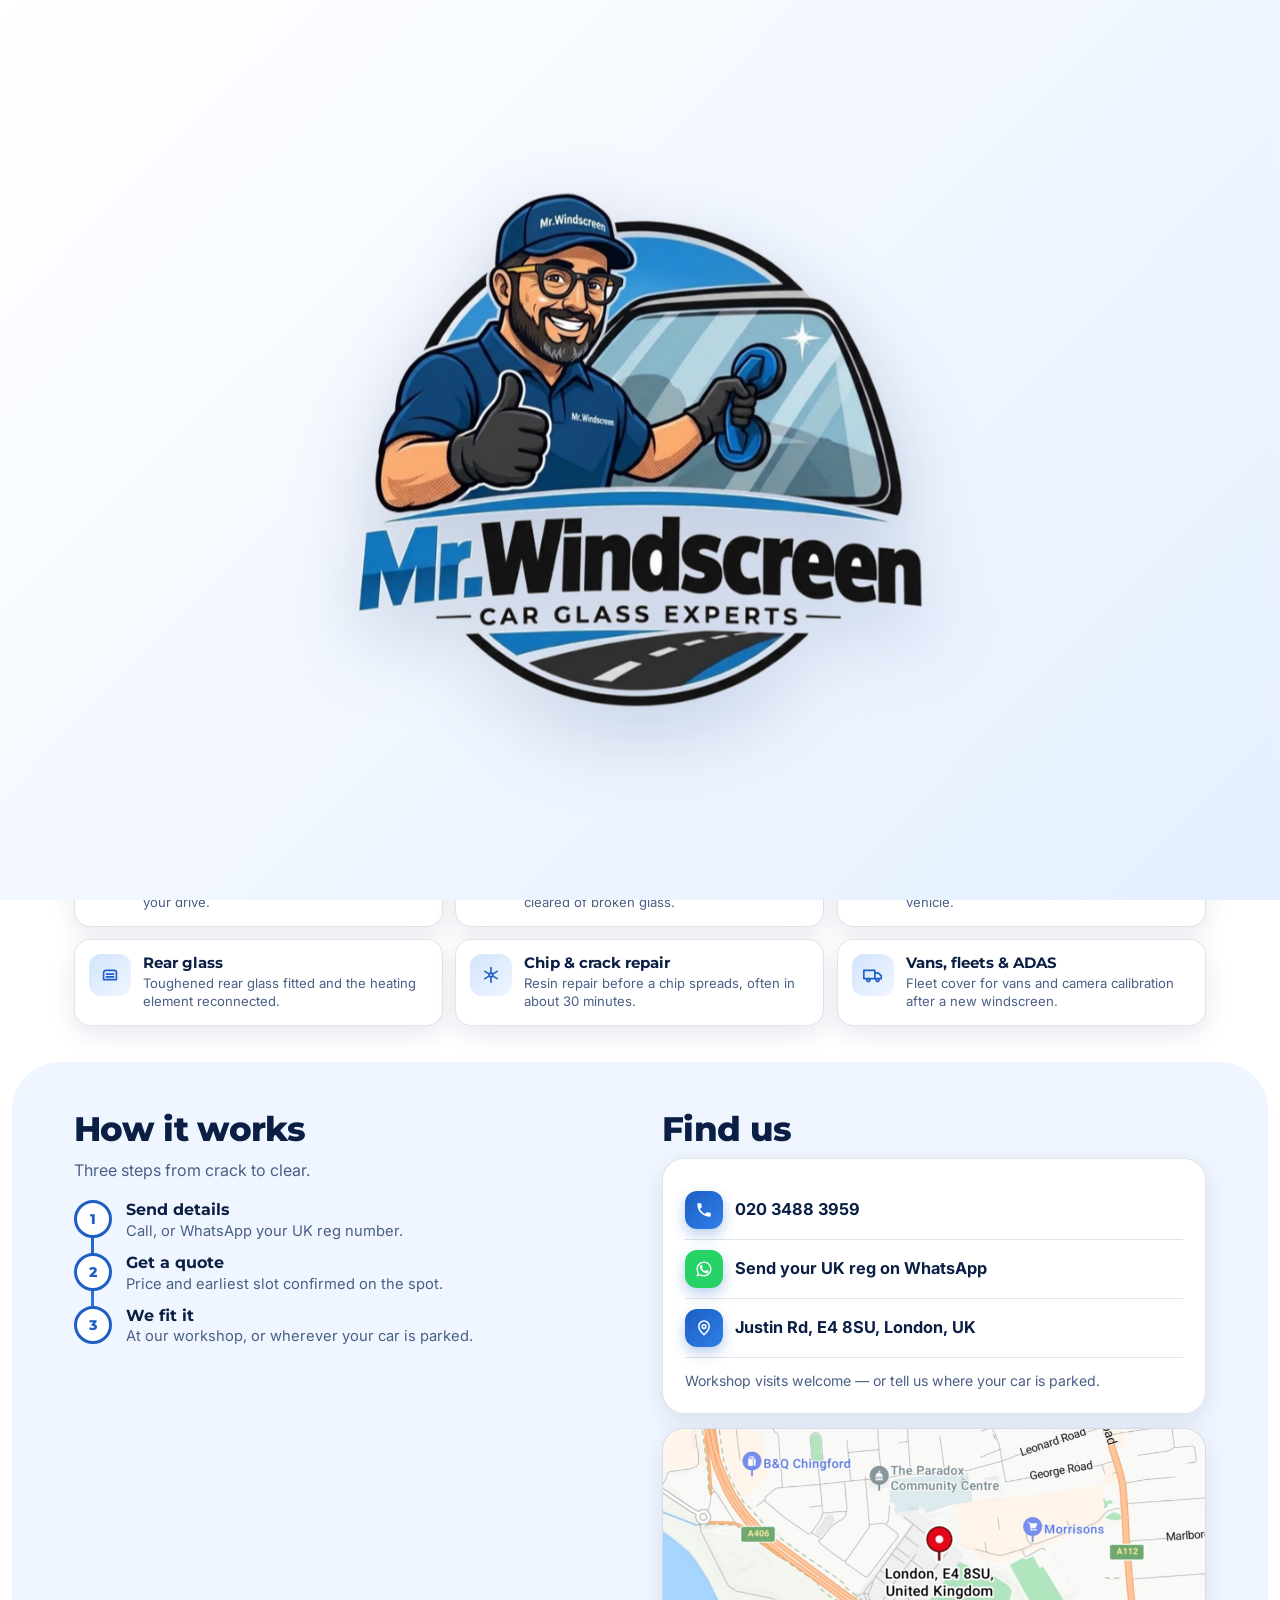
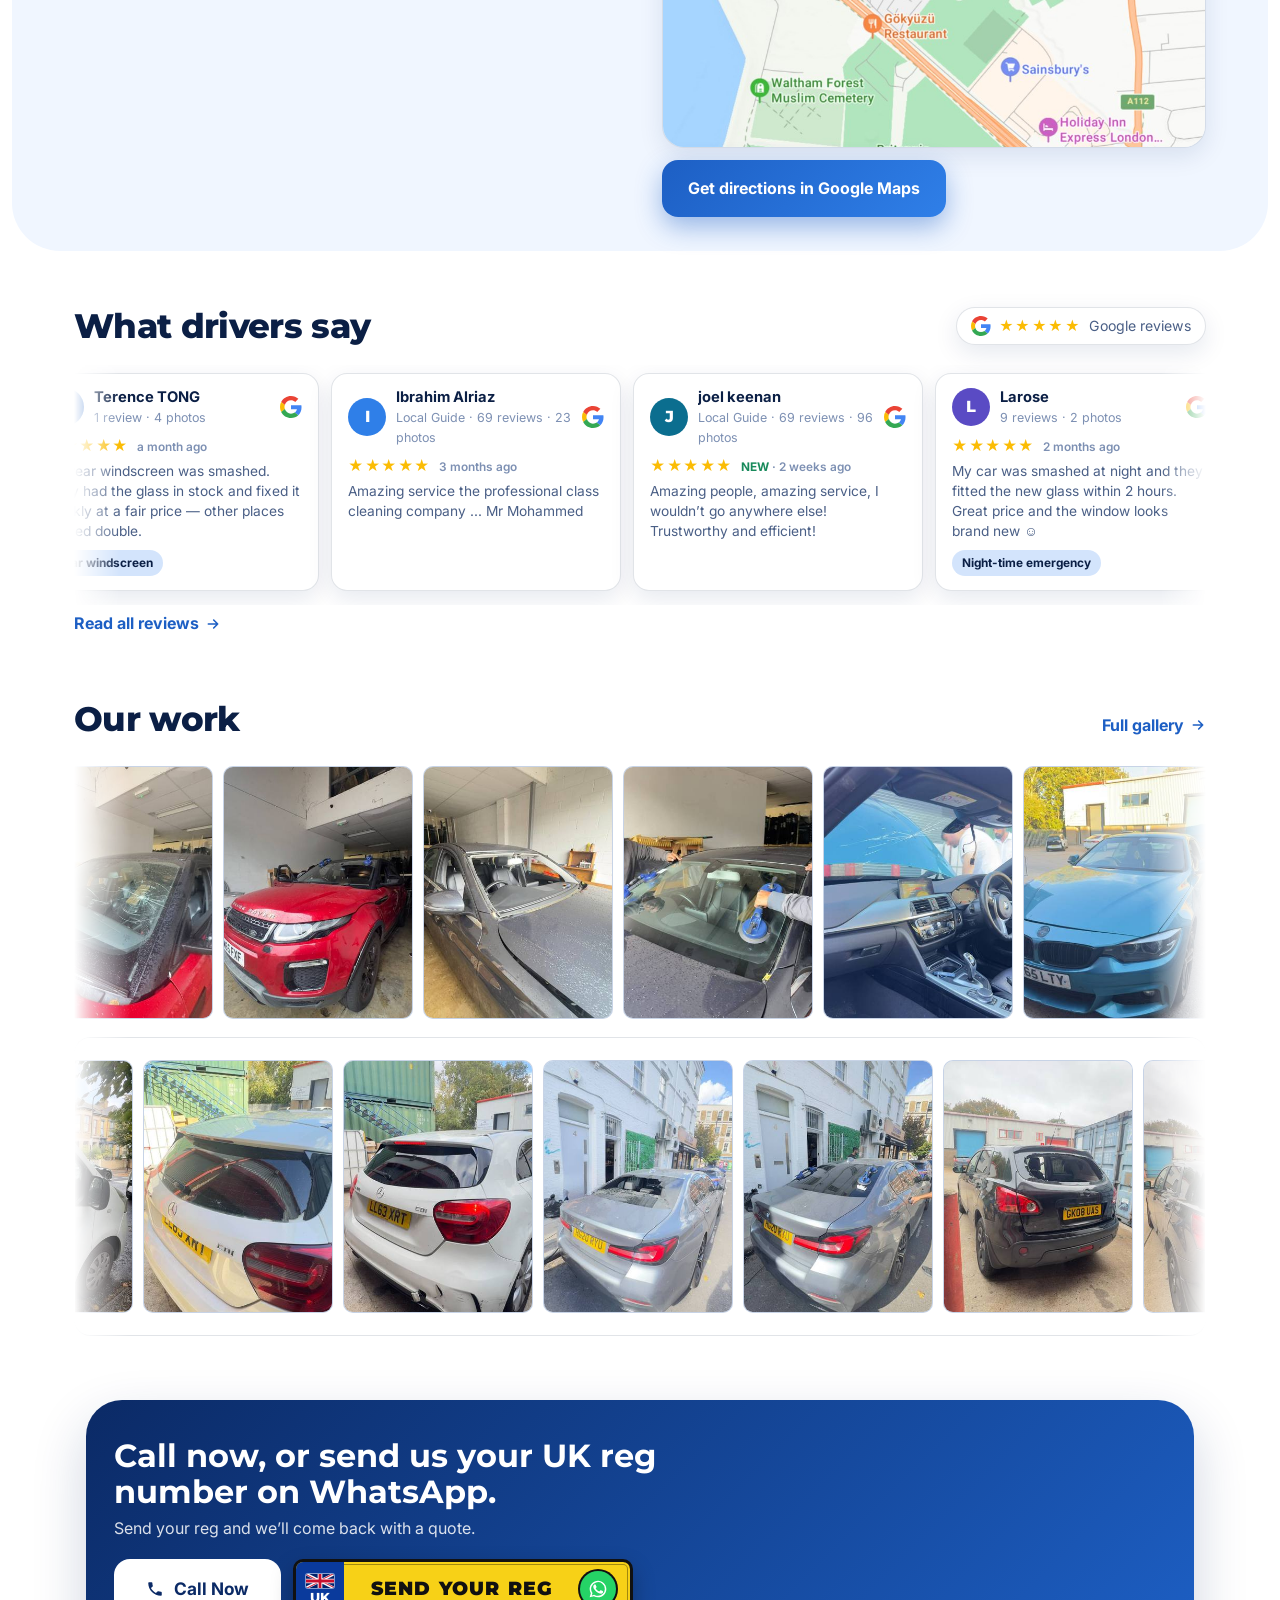
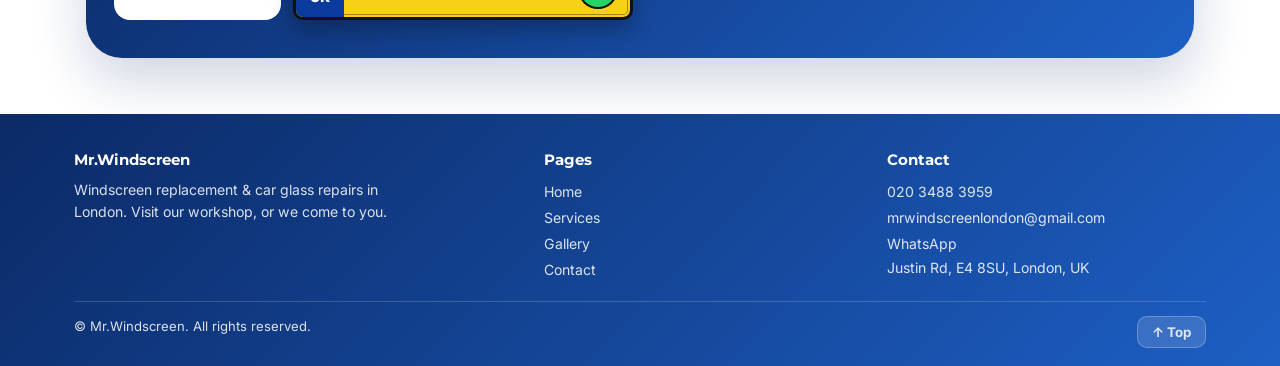
<file: index.html>
<!DOCTYPE html>
<html lang="en" data-theme="light">
<head>
<meta charset="UTF-8">
<meta name="viewport" content="width=device-width, initial-scale=1.0">
<title>Mr.Windscreen | Windscreen Replacement &amp; Car Glass Repairs Experts in London</title>
<meta name="description" content="Windscreen replacement and car glass repairs experts in London. Visit our workshop or we come to you. Call 020 3488 3959.">
<link rel="canonical" href="https://www.mrwindscreen.co.uk/">
<meta property="og:type" content="website"><meta property="og:site_name" content="Mr.Windscreen"><meta property="og:title" content="Mr.Windscreen | Windscreen Replacement &amp; Car Glass Repairs Experts in London"><meta property="og:description" content="Windscreen replacement and car glass repairs experts in London. Visit our workshop or we come to you. Call 020 3488 3959."><meta property="og:url" content="https://www.mrwindscreen.co.uk/"><meta property="og:image" content="https://www.mrwindscreen.co.uk/assets/img/og-image.jpg"><meta name="twitter:card" content="summary_large_image">
<meta name="theme-color" content="#1d5fc4">
<link rel="icon" type="image/png" href="assets/img/favicon.png">
<link rel="preconnect" href="https://fonts.googleapis.com">
<link rel="preconnect" href="https://fonts.gstatic.com" crossorigin>
<link href="https://fonts.googleapis.com/css2?family=Montserrat:wght@600;700;800;900&family=Inter:wght@400;500;600;700&display=swap" rel="stylesheet">
<script>
document.documentElement.classList.add('js');
try{ if(true && !sessionStorage.getItem('mrw-intro')) document.documentElement.classList.add('splash-on','hold'); }catch(e){}
try{document.documentElement.setAttribute('data-theme', localStorage.getItem('mrw-theme')==='dark' ? 'dark' : 'light');}catch(e){}
</script>
<link rel="stylesheet" href="assets/css/style.css">
<script type="application/ld+json">{"@context":"https://schema.org","@type":"AutoRepair","name":"Mr.Windscreen - Car Glass Experts","url":"https://www.mrwindscreen.co.uk/","image":"https://www.mrwindscreen.co.uk/assets/img/og-image.jpg","logo":"https://www.mrwindscreen.co.uk/assets/img/logo.webp","telephone":"+442034883959","email":"mrwindscreenlondon@gmail.com","address":{"@type":"PostalAddress","streetAddress":"Justin Rd","postalCode":"E4 8SU","addressLocality":"London","addressCountry":"GB"},"areaServed":"London","description":"Windscreen replacement and car glass repairs experts in London. Visit our workshop, or we bring the service to you."}</script>
</head>
<body>
<div id="progress"></div>
<header id="hdr">
  <nav class="nav" aria-label="Main">
    <a class="brand" href="index.html" aria-label="Mr.Windscreen - home"><img class="logo-light" src="assets/img/logo.webp" alt="Mr.Windscreen - Car Glass Experts" width="640" height="583"><img class="logo-dark" src="assets/img/logo-dark.webp" alt="" aria-hidden="true" width="640" height="583"></a>
    <div class="nav-links" id="links"><a href="index.html" class="active" aria-current="page">Home</a><a href="services.html">Services</a><a href="gallery.html">Gallery</a><a href="contact.html">Contact</a></div>
    <div class="nav-actions">
      <a class="call" href="tel:+442034883959" aria-label="Call 020 3488 3959"><span class="ring"><svg width="18" height="18" viewBox="0 0 24 24" fill="currentColor" aria-hidden="true"><path d="M6.6 10.8c1.4 2.8 3.8 5.1 6.6 6.6l2.2-2.2c.3-.3.7-.4 1-.2 1.1.4 2.3.6 3.6.6.6 0 1 .4 1 1V20c0 .6-.4 1-1 1C10.6 21 3 13.4 3 4c0-.6.4-1 1-1h3.5c.6 0 1 .4 1 1 0 1.3.2 2.5.6 3.6.1.3 0 .7-.2 1l-2.3 2.2z"/></svg></span><span class="call-text"><small>Call us</small><b>020 3488 3959</b></span></a>
      <a class="nav-wa" href="https://wa.me/442034883959?text=Hi%2C%20my%20UK%20reg%20number%20is%3A%20" target="_blank" rel="noopener" aria-label="WhatsApp us"><svg width="22" height="22" viewBox="0 0 24 24" fill="currentColor" aria-hidden="true"><path d="M17.47 14.38c-.29-.15-1.7-.84-1.97-.93-.26-.1-.46-.15-.65.15-.19.29-.75.93-.92 1.12-.17.19-.34.22-.63.07-.29-.15-1.22-.45-2.32-1.43-.86-.76-1.44-1.7-1.6-1.99-.17-.29-.02-.44.13-.59.13-.13.29-.34.44-.51.15-.17.19-.29.29-.48.1-.19.05-.36-.02-.51-.07-.15-.65-1.56-.89-2.14-.23-.56-.47-.48-.65-.49-.17-.01-.36-.01-.56-.01-.19 0-.51.07-.78.36-.26.29-1.02 1-1.02 2.43 0 1.43 1.05 2.82 1.19 3.01.15.19 2.06 3.15 5 4.42.7.3 1.25.48 1.67.61.7.22 1.34.19 1.84.12.56-.08 1.7-.7 1.94-1.37.24-.68.24-1.25.17-1.37-.07-.12-.26-.19-.55-.34z"/><path d="M12.02 2C6.5 2 2 6.48 2 12c0 1.87.51 3.63 1.4 5.15L2 22l4.98-1.31A9.96 9.96 0 0012.02 22C17.52 22 22 17.52 22 12S17.52 2 12.02 2zm0 18.2a8.18 8.18 0 01-4.18-1.15l-.3-.18-2.96.78.79-2.88-.19-.3A8.2 8.2 0 1120.2 12a8.2 8.2 0 01-8.18 8.2z"/></svg></a>
      <button class="theme-toggle" type="button" aria-pressed="false" aria-label="Switch to dark version" title="Light / dark version"><svg class="icon-moon" width="20" height="20" viewBox="0 0 24 24" fill="none" stroke="currentColor" stroke-width="2" stroke-linecap="round" stroke-linejoin="round" aria-hidden="true"><path d="M21 12.8A9 9 0 1 1 11.2 3a7 7 0 0 0 9.8 9.8z"/></svg><svg class="icon-sun" width="20" height="20" viewBox="0 0 24 24" fill="none" stroke="currentColor" stroke-width="2" stroke-linecap="round" stroke-linejoin="round" aria-hidden="true"><circle cx="12" cy="12" r="4.2"/><path d="M12 2.5v2.3M12 19.2v2.3M4.8 4.8l1.6 1.6M17.6 17.6l1.6 1.6M2.5 12h2.3M19.2 12h2.3M4.8 19.2l1.6-1.6M17.6 6.4l1.6-1.6"/></svg></button>
      <button class="nav-toggle" type="button" aria-label="Menu" aria-expanded="false">&#9776;</button>
    </div>
  </nav>
</header>

<div class="splash" id="splash" aria-hidden="true">
  <div class="sp-half sp-l"></div><div class="sp-half sp-r"></div>
  <div class="sp-center"><div class="sp-stage">
    <span class="sp-ring"></span><span class="sp-ring r2"></span>
    <div class="sp-grow"><div class="sp-tilt"><div class="sp-logo">
      <img src="assets/img/logo.webp" alt="">
      <svg class="sp-wink" viewBox="0 0 40 24" aria-hidden="true"><defs><radialGradient id="spSkin"><stop offset="0" stop-color="#f0ae7f"/><stop offset=".68" stop-color="#f0ae7f"/><stop offset="1" stop-color="#f0ae7f" stop-opacity="0"/></radialGradient></defs><ellipse cx="20" cy="12" rx="18" ry="11" fill="url(#spSkin)"/><path d="M6 15.5 Q20 4.5 34 15.5" fill="none" stroke="#24150f" stroke-width="2.8" stroke-linecap="round"/></svg>
      <svg class="sp-spark" viewBox="0 0 100 100" aria-hidden="true"><path d="M50 0C54 34 66 46 100 50C66 54 54 66 50 100C46 66 34 54 0 50C34 46 46 34 50 0Z" fill="#fff"/></svg>
    </div></div></div>
  </div></div>
</div>
<main>
<section class="hero" id="top">
  <div class="container hero-grid">
    <div class="hero-head">
      <div class="brand-line" aria-label="We fit glass for all makes of car"><div class="bl-track"><div class="bl-set"><span>BMW</span><span>Mercedes-Benz</span><span>Audi</span><span>Volkswagen</span><span>Ford</span><span>Vauxhall</span><span>Toyota</span><span>Honda</span><span>Nissan</span><span>Kia</span><span>Hyundai</span><span>Land Rover</span><span>Range Rover</span><span>Volvo</span><span>MINI</span><span>Peugeot</span><span>Renault</span><span>Citroën</span><span>Škoda</span><span>SEAT</span><span>Mazda</span><span>Tesla</span><span>Jaguar</span><span>Porsche</span><span>Fiat</span><span>Jeep</span></div><div class="bl-set" aria-hidden="true"><span>BMW</span><span>Mercedes-Benz</span><span>Audi</span><span>Volkswagen</span><span>Ford</span><span>Vauxhall</span><span>Toyota</span><span>Honda</span><span>Nissan</span><span>Kia</span><span>Hyundai</span><span>Land Rover</span><span>Range Rover</span><span>Volvo</span><span>MINI</span><span>Peugeot</span><span>Renault</span><span>Citroën</span><span>Škoda</span><span>SEAT</span><span>Mazda</span><span>Tesla</span><span>Jaguar</span><span>Porsche</span><span>Fiat</span><span>Jeep</span></div></div></div>
      <h1 class="h1" aria-label="Windscreen Replacement &amp; Car Glass Repairs Experts in London"><span class="w" style="--i:0"><span>Windscreen</span></span> <span class="w" style="--i:1"><span>Replacement</span></span> <span class="w" style="--i:2"><span>&amp;</span></span> <span class="w hl" style="--i:3"><span>Car</span></span> <span class="w hl" style="--i:4"><span>Glass</span></span> <span class="w hl" style="--i:5"><span>Repairs</span></span> <span class="w" style="--i:6"><span>Experts</span></span> <span class="w" style="--i:7"><span>in</span></span> <span class="w hl" style="--i:8"><span>London</span></span></h1>
    </div>
    <div class="hero-visual" aria-hidden="true"><div class="windscreen"><div class="ws-frame"><div class="ws-glass"><div class="ws-track"><figure class="ws-slide"><img src="assets/img/photos/full/00.jpg" alt="" fetchpriority="high" decoding="async"></figure><figure class="ws-slide"><img src="assets/img/photos/full/20.jpg" alt="" decoding="async"></figure><figure class="ws-slide"><img src="assets/img/photos/full/22.jpg" alt="" decoding="async"></figure><figure class="ws-slide"><img src="assets/img/photos/full/02.jpg" alt="" decoding="async"></figure><figure class="ws-slide"><img src="assets/img/photos/full/08.jpg" alt="" decoding="async"></figure><figure class="ws-slide"><img src="assets/img/photos/full/10.jpg" alt="" decoding="async"></figure><figure class="ws-slide"><img src="assets/img/photos/full/04.jpg" alt="" decoding="async"></figure><figure class="ws-slide"><img src="assets/img/photos/full/06.jpg" alt="" decoding="async"></figure><figure class="ws-slide"><img src="assets/img/photos/full/13.jpg" alt="" decoding="async"></figure><figure class="ws-slide"><img src="assets/img/photos/full/15.jpg" alt="" decoding="async"></figure></div><div class="ws-sheen"></div></div></div></div></div>
    <div class="hero-rest">
      <p class="hero-sub">Visit us at our workshop, or we&rsquo;ll bring the service to you &mdash; wherever your car is parked.</p>
      <div class="hero-ctas">
        <a class="btn btn-primary btn-call" href="tel:+442034883959"><svg width="18" height="18" viewBox="0 0 24 24" fill="currentColor" aria-hidden="true"><path d="M6.6 10.8c1.4 2.8 3.8 5.1 6.6 6.6l2.2-2.2c.3-.3.7-.4 1-.2 1.1.4 2.3.6 3.6.6.6 0 1 .4 1 1V20c0 .6-.4 1-1 1C10.6 21 3 13.4 3 4c0-.6.4-1 1-1h3.5c.6 0 1 .4 1 1 0 1.3.2 2.5.6 3.6.1.3 0 .7-.2 1l-2.3 2.2z"/></svg>Call Now</a>
        <a class="btn btn-plate" href="https://wa.me/442034883959?text=Hi%2C%20my%20UK%20reg%20number%20is%3A%20" target="_blank" rel="noopener" aria-label="Send your UK reg number on WhatsApp"><span class="plate-gb" aria-hidden="true"><svg class="uj" viewBox="0 0 60 30" width="26" height="13" aria-hidden="true"><clipPath id="ujc"><path d="M0 0v30h60V0z"/></clipPath><clipPath id="ujt"><path d="M30 15h30v15zv15H0zH0V0zV0h30z"/></clipPath><g clip-path="url(#ujc)"><path d="M0 0v30h60V0z" fill="#012169"/><path d="M0 0l60 30m0-30L0 30" stroke="#fff" stroke-width="6"/><path d="M0 0l60 30m0-30L0 30" clip-path="url(#ujt)" stroke="#C8102E" stroke-width="4"/><path d="M30 0v30M0 15h60" stroke="#fff" stroke-width="10"/><path d="M30 0v30M0 15h60" stroke="#C8102E" stroke-width="6"/></g></svg>UK</span><span class="plate-txt">SEND YOUR REG</span><span class="plate-wa"><svg width="20" height="20" viewBox="0 0 24 24" fill="currentColor" aria-hidden="true"><path d="M17.47 14.38c-.29-.15-1.7-.84-1.97-.93-.26-.1-.46-.15-.65.15-.19.29-.75.93-.92 1.12-.17.19-.34.22-.63.07-.29-.15-1.22-.45-2.32-1.43-.86-.76-1.44-1.7-1.6-1.99-.17-.29-.02-.44.13-.59.13-.13.29-.34.44-.51.15-.17.19-.29.29-.48.1-.19.05-.36-.02-.51-.07-.15-.65-1.56-.89-2.14-.23-.56-.47-.48-.65-.49-.17-.01-.36-.01-.56-.01-.19 0-.51.07-.78.36-.26.29-1.02 1-1.02 2.43 0 1.43 1.05 2.82 1.19 3.01.15.19 2.06 3.15 5 4.42.7.3 1.25.48 1.67.61.7.22 1.34.19 1.84.12.56-.08 1.7-.7 1.94-1.37.24-.68.24-1.25.17-1.37-.07-.12-.26-.19-.55-.34z"/><path d="M12.02 2C6.5 2 2 6.48 2 12c0 1.87.51 3.63 1.4 5.15L2 22l4.98-1.31A9.96 9.96 0 0012.02 22C17.52 22 22 17.52 22 12S17.52 2 12.02 2zm0 18.2a8.18 8.18 0 01-4.18-1.15l-.3-.18-2.96.78.79-2.88-.19-.3A8.2 8.2 0 1120.2 12a8.2 8.2 0 01-8.18 8.2z"/></svg></span></a>
      </div>
      <p class="reg-note">Call now, or send us your UK reg number on WhatsApp.</p>
      <div class="trust"><span><svg width="18" height="18" viewBox="0 0 24 24" fill="none" stroke="currentColor" stroke-width="2.4" stroke-linecap="round" stroke-linejoin="round"><path d="M5 12.5l4.5 4.5L19 7.5"/></svg>Glass in stock</span><span><svg width="18" height="18" viewBox="0 0 24 24" fill="none" stroke="currentColor" stroke-width="2.4" stroke-linecap="round" stroke-linejoin="round"><path d="M5 12.5l4.5 4.5L19 7.5"/></svg>Fast fitting</span><span><svg width="18" height="18" viewBox="0 0 24 24" fill="none" stroke="currentColor" stroke-width="2.4" stroke-linecap="round" stroke-linejoin="round"><path d="M5 12.5l4.5 4.5L19 7.5"/></svg>Free quote</span></div>
    </div>
  </div>
</section>

<section class="section"><div class="container">
  <div class="sec-head reveal"><h2>What we fix</h2><a class="more" href="services.html">All services <svg width="16" height="16" viewBox="0 0 24 24" fill="none" stroke="currentColor" stroke-width="2.4" stroke-linecap="round" stroke-linejoin="round" aria-hidden="true"><path d="M5 12h14M13 6l6 6-6 6"/></svg></a></div>
  <div class="svc-grid"><div class="reveal"><article class="svc"><div class="ico"><svg width="22" height="22" viewBox="0 0 24 24" fill="none" stroke="currentColor" stroke-width="1.8" stroke-linecap="round" stroke-linejoin="round"><path d="M3.5 17L6 8c3.8-1.8 8.2-1.8 12 0l2.5 9z"/><path d="M12 17L8 11"/></svg></div><div><h3>Front windscreen</h3><p>Laminated glass fitted at our workshop or on your drive.</p></div><a class="card-link" href="services.html" aria-label="Front windscreen"></a></article></div><div class="reveal"><article class="svc"><div class="ico"><svg width="22" height="22" viewBox="0 0 24 24" fill="none" stroke="currentColor" stroke-width="1.8" stroke-linecap="round" stroke-linejoin="round"><path d="M4 17l3-8h7.5l4.5 4v4z"/><path d="M11 9v8"/></svg></div><div><h3>Door glass</h3><p>Smashed door glass replaced and the cabin cleared of broken glass.</p></div><a class="card-link" href="services.html" aria-label="Door glass"></a></article></div><div class="reveal"><article class="svc"><div class="ico"><svg width="22" height="22" viewBox="0 0 24 24" fill="none" stroke="currentColor" stroke-width="1.8" stroke-linecap="round" stroke-linejoin="round"><path d="M5 18V9.5L8 7h9l2 3v8z"/><path d="M13 7v11M5 12h8"/></svg></div><div><h3>Back side door glass</h3><p>Rear door and quarter glass, matched to your vehicle.</p></div><a class="card-link" href="services.html" aria-label="Back side door glass"></a></article></div><div class="reveal"><article class="svc"><div class="ico"><svg width="22" height="22" viewBox="0 0 24 24" fill="none" stroke="currentColor" stroke-width="1.8" stroke-linecap="round" stroke-linejoin="round"><path d="M5 17V9.5A2.5 2.5 0 0 1 7.5 7h9A2.5 2.5 0 0 1 19 9.5V17z"/><path d="M8 11h8M8 14h8"/></svg></div><div><h3>Rear glass</h3><p>Toughened rear glass fitted and the heating element reconnected.</p></div><a class="card-link" href="services.html" aria-label="Rear glass"></a></article></div><div class="reveal"><article class="svc"><div class="ico"><svg width="22" height="22" viewBox="0 0 24 24" fill="none" stroke="currentColor" stroke-width="1.8" stroke-linecap="round" stroke-linejoin="round"><circle cx="12" cy="12" r="2"/><path d="M12 10V4M13.7 11l5-3M13.7 13l5 3M12 14v6M10.3 13l-5 3M10.3 11l-5-3"/></svg></div><div><h3>Chip &amp; crack repair</h3><p>Resin repair before a chip spreads, often in about 30 minutes.</p></div><a class="card-link" href="services.html" aria-label="Chip &amp; crack repair"></a></article></div><div class="reveal"><article class="svc"><div class="ico"><svg width="22" height="22" viewBox="0 0 24 24" fill="none" stroke="currentColor" stroke-width="1.8" stroke-linecap="round" stroke-linejoin="round"><path d="M2 7h12v9H2zM14 10h4l3 3v3h-7"/><circle cx="7" cy="17.5" r="1.7"/><circle cx="17" cy="17.5" r="1.7"/></svg></div><div><h3>Vans, fleets &amp; ADAS</h3><p>Fleet cover for vans and camera calibration after a new windscreen.</p></div><a class="card-link" href="services.html" aria-label="Vans, fleets &amp; ADAS"></a></article></div></div>
</div></section>

<section class="section alt"><div class="container split">
  <div class="reveal"><div class="sec-head" style="margin-bottom:10px"><h2>How it works</h2></div><p style="color:var(--muted);margin-bottom:18px">Three steps from crack to clear.</p><div class="steps">
  <div class="step" style="--i:0"><div class="dot">1</div><div><h3>Send details</h3><p>Call, or WhatsApp your UK reg number.</p></div></div>
  <div class="step" style="--i:1"><div class="dot">2</div><div><h3>Get a quote</h3><p>Price and earliest slot confirmed on the spot.</p></div></div>
  <div class="step" style="--i:2"><div class="dot">3</div><div><h3>We fit it</h3><p>At our workshop, or wherever your car is parked.</p></div></div>
</div></div>
  <div class="reveal"><div class="sec-head" style="margin-bottom:10px"><h2>Find us</h2></div>
    <div class="c-card">
      <div class="c-row"><div class="ico"><svg width="18" height="18" viewBox="0 0 24 24" fill="currentColor" aria-hidden="true"><path d="M6.6 10.8c1.4 2.8 3.8 5.1 6.6 6.6l2.2-2.2c.3-.3.7-.4 1-.2 1.1.4 2.3.6 3.6.6.6 0 1 .4 1 1V20c0 .6-.4 1-1 1C10.6 21 3 13.4 3 4c0-.6.4-1 1-1h3.5c.6 0 1 .4 1 1 0 1.3.2 2.5.6 3.6.1.3 0 .7-.2 1l-2.3 2.2z"/></svg></div><a class="val" href="tel:+442034883959">020 3488 3959</a></div>
      <div class="c-row"><div class="ico" style="background:var(--wa)"><svg width="18" height="18" viewBox="0 0 24 24" fill="currentColor" aria-hidden="true"><path d="M17.47 14.38c-.29-.15-1.7-.84-1.97-.93-.26-.1-.46-.15-.65.15-.19.29-.75.93-.92 1.12-.17.19-.34.22-.63.07-.29-.15-1.22-.45-2.32-1.43-.86-.76-1.44-1.7-1.6-1.99-.17-.29-.02-.44.13-.59.13-.13.29-.34.44-.51.15-.17.19-.29.29-.48.1-.19.05-.36-.02-.51-.07-.15-.65-1.56-.89-2.14-.23-.56-.47-.48-.65-.49-.17-.01-.36-.01-.56-.01-.19 0-.51.07-.78.36-.26.29-1.02 1-1.02 2.43 0 1.43 1.05 2.82 1.19 3.01.15.19 2.06 3.15 5 4.42.7.3 1.25.48 1.67.61.7.22 1.34.19 1.84.12.56-.08 1.7-.7 1.94-1.37.24-.68.24-1.25.17-1.37-.07-.12-.26-.19-.55-.34z"/><path d="M12.02 2C6.5 2 2 6.48 2 12c0 1.87.51 3.63 1.4 5.15L2 22l4.98-1.31A9.96 9.96 0 0012.02 22C17.52 22 22 17.52 22 12S17.52 2 12.02 2zm0 18.2a8.18 8.18 0 01-4.18-1.15l-.3-.18-2.96.78.79-2.88-.19-.3A8.2 8.2 0 1120.2 12a8.2 8.2 0 01-8.18 8.2z"/></svg></div><a class="val" href="https://wa.me/442034883959?text=Hi%2C%20my%20UK%20reg%20number%20is%3A%20" target="_blank" rel="noopener">Send your UK reg on WhatsApp</a></div>
      <div class="c-row"><div class="ico"><svg width="18" height="18" viewBox="0 0 24 24" fill="none" stroke="currentColor" stroke-width="2" stroke-linecap="round" stroke-linejoin="round" aria-hidden="true"><path d="M12 21s7-6.1 7-11.2A7 7 0 0 0 5 9.8C5 14.9 12 21 12 21z"/><circle cx="12" cy="10" r="2.5"/></svg></div><div class="val">Justin Rd, E4 8SU, London, UK</div></div>
      <p class="c-note">Workshop visits welcome &mdash; or tell us where your car is parked.</p>
    </div>
    <a class="map-card" href="https://www.google.com/maps/search/?api=1&amp;query=Justin+Rd%2C+E4+8SU%2C+London%2C+UK" target="_blank" rel="noopener" aria-label="Open Justin Rd, E4 8SU in Google Maps"><img src="assets/img/map.jpg" alt="Map showing Mr.Windscreen workshop at Justin Rd, E4 8SU, London" width="925" height="713" loading="lazy"></a>
<p class="map-actions"><a class="btn btn-primary" href="https://www.google.com/maps/search/?api=1&amp;query=Justin+Rd%2C+E4+8SU%2C+London%2C+UK" target="_blank" rel="noopener">Get directions in Google Maps</a></p>
  </div>
</div></section>

<section class="section" id="reviews"><div class="container">
  <div class="sec-head reveal"><h2>What drivers say</h2><div class="g-sum"><svg class="g-logo" viewBox="0 0 48 48" aria-hidden="true"><path fill="#EA4335" d="M24 9.5c3.54 0 6.71 1.22 9.21 3.6l6.85-6.85C35.9 2.38 30.47 0 24 0 14.62 0 6.51 5.38 2.56 13.22l7.98 6.19C12.43 13.72 17.74 9.5 24 9.5z"/><path fill="#4285F4" d="M46.98 24.55c0-1.57-.15-3.09-.38-4.55H24v9.02h12.94c-.58 2.96-2.26 5.48-4.78 7.18l7.73 6c4.51-4.18 7.09-10.36 7.09-17.65z"/><path fill="#FBBC05" d="M10.53 28.59c-.48-1.45-.76-2.99-.76-4.59s.27-3.14.76-4.59l-7.98-6.19C.92 16.46 0 20.12 0 24c0 3.88.92 7.54 2.56 10.78l7.97-6.19z"/><path fill="#34A853" d="M24 48c6.48 0 11.93-2.13 15.89-5.81l-7.73-6c-2.15 1.45-4.92 2.3-8.16 2.3-6.26 0-11.57-4.22-13.47-9.91l-7.98 6.19C6.51 42.62 14.62 48 24 48z"/></svg><span class="g-stars-y">★★★★★</span><span>Google reviews</span></div></div>
  <div class="g-rail reveal"><div class="g-track" id="gTrack"></div></div>
  <p style="margin-top:6px"><a class="more" href="contact.html#reviews">Read all reviews <svg width="16" height="16" viewBox="0 0 24 24" fill="none" stroke="currentColor" stroke-width="2.4" stroke-linecap="round" stroke-linejoin="round" aria-hidden="true"><path d="M5 12h14M13 6l6 6-6 6"/></svg></a></p>
</div></section>

<section class="section"><div class="container">
  <div class="sec-head reveal"><h2>Our work</h2><a class="more" href="gallery.html">Full gallery <svg width="16" height="16" viewBox="0 0 24 24" fill="none" stroke="currentColor" stroke-width="2.4" stroke-linecap="round" stroke-linejoin="round" aria-hidden="true"><path d="M5 12h14M13 6l6 6-6 6"/></svg></a></div>
  <div class="reveal rails" data-photos="rails"></div>
</div></section>
<div class="container"><div class="cta-band reveal">
  <div><h2>Call now, or send us your UK reg number on WhatsApp.</h2><p>Send your reg and we&rsquo;ll come back with a quote.</p></div>
  <div class="hero-ctas"><a class="btn btn-white btn-call" href="tel:+442034883959"><svg width="18" height="18" viewBox="0 0 24 24" fill="currentColor" aria-hidden="true"><path d="M6.6 10.8c1.4 2.8 3.8 5.1 6.6 6.6l2.2-2.2c.3-.3.7-.4 1-.2 1.1.4 2.3.6 3.6.6.6 0 1 .4 1 1V20c0 .6-.4 1-1 1C10.6 21 3 13.4 3 4c0-.6.4-1 1-1h3.5c.6 0 1 .4 1 1 0 1.3.2 2.5.6 3.6.1.3 0 .7-.2 1l-2.3 2.2z"/></svg>Call Now</a><a class="btn btn-plate" href="https://wa.me/442034883959?text=Hi%2C%20my%20UK%20reg%20number%20is%3A%20" target="_blank" rel="noopener" aria-label="Send your UK reg number on WhatsApp"><span class="plate-gb" aria-hidden="true"><svg class="uj" viewBox="0 0 60 30" width="26" height="13" aria-hidden="true"><clipPath id="ujc"><path d="M0 0v30h60V0z"/></clipPath><clipPath id="ujt"><path d="M30 15h30v15zv15H0zH0V0zV0h30z"/></clipPath><g clip-path="url(#ujc)"><path d="M0 0v30h60V0z" fill="#012169"/><path d="M0 0l60 30m0-30L0 30" stroke="#fff" stroke-width="6"/><path d="M0 0l60 30m0-30L0 30" clip-path="url(#ujt)" stroke="#C8102E" stroke-width="4"/><path d="M30 0v30M0 15h60" stroke="#fff" stroke-width="10"/><path d="M30 0v30M0 15h60" stroke="#C8102E" stroke-width="6"/></g></svg>UK</span><span class="plate-txt">SEND YOUR REG</span><span class="plate-wa"><svg width="20" height="20" viewBox="0 0 24 24" fill="currentColor" aria-hidden="true"><path d="M17.47 14.38c-.29-.15-1.7-.84-1.97-.93-.26-.1-.46-.15-.65.15-.19.29-.75.93-.92 1.12-.17.19-.34.22-.63.07-.29-.15-1.22-.45-2.32-1.43-.86-.76-1.44-1.7-1.6-1.99-.17-.29-.02-.44.13-.59.13-.13.29-.34.44-.51.15-.17.19-.29.29-.48.1-.19.05-.36-.02-.51-.07-.15-.65-1.56-.89-2.14-.23-.56-.47-.48-.65-.49-.17-.01-.36-.01-.56-.01-.19 0-.51.07-.78.36-.26.29-1.02 1-1.02 2.43 0 1.43 1.05 2.82 1.19 3.01.15.19 2.06 3.15 5 4.42.7.3 1.25.48 1.67.61.7.22 1.34.19 1.84.12.56-.08 1.7-.7 1.94-1.37.24-.68.24-1.25.17-1.37-.07-.12-.26-.19-.55-.34z"/><path d="M12.02 2C6.5 2 2 6.48 2 12c0 1.87.51 3.63 1.4 5.15L2 22l4.98-1.31A9.96 9.96 0 0012.02 22C17.52 22 22 17.52 22 12S17.52 2 12.02 2zm0 18.2a8.18 8.18 0 01-4.18-1.15l-.3-.18-2.96.78.79-2.88-.19-.3A8.2 8.2 0 1120.2 12a8.2 8.2 0 01-8.18 8.2z"/></svg></span></a></div>
</div></div>
</main>
<footer>
  <div class="container">
    <div class="f-grid">
      <div><h4>Mr.Windscreen</h4><p>Windscreen replacement &amp; car glass repairs in London. Visit our workshop, or we come to you.</p></div>
      <div><h4>Pages</h4><a href="index.html">Home</a><a href="services.html">Services</a><a href="gallery.html">Gallery</a><a href="contact.html">Contact</a></div>
      <div><h4>Contact</h4><a href="tel:+442034883959">020 3488 3959</a><a href="mailto:mrwindscreenlondon@gmail.com">mrwindscreenlondon@gmail.com</a><a href="https://wa.me/442034883959?text=Hi%2C%20my%20UK%20reg%20number%20is%3A%20" target="_blank" rel="noopener">WhatsApp</a><span style="opacity:.85">Justin Rd, E4 8SU, London, UK</span></div>
    </div>
    <div class="f-bottom"><span>&copy; Mr.Windscreen. All rights reserved.</span><button class="to-top" type="button" id="toTop">&uarr; Top</button></div>
  </div>
</footer>
<div class="call-bar"><a class="cb-call" href="tel:+442034883959">Call Now</a><a class="cb-wa" href="https://wa.me/442034883959?text=Hi%2C%20my%20UK%20reg%20number%20is%3A%20" target="_blank" rel="noopener" aria-label="Send your UK reg number on WhatsApp"><span class="plate-wa" aria-hidden="true"><svg width="18" height="18" viewBox="0 0 24 24" fill="currentColor"><path d="M17.47 14.38c-.29-.15-1.7-.84-1.97-.93-.26-.1-.46-.15-.65.15-.19.29-.75.93-.92 1.12-.17.19-.34.22-.63.07-.29-.15-1.22-.45-2.32-1.43-.86-.76-1.44-1.7-1.6-1.99-.17-.29-.02-.44.13-.59.13-.13.29-.34.44-.51.15-.17.19-.29.29-.48.1-.19.05-.36-.02-.51-.07-.15-.65-1.56-.89-2.14-.23-.56-.47-.48-.65-.49-.17-.01-.36-.01-.56-.01-.19 0-.51.07-.78.36-.26.29-1.02 1-1.02 2.43 0 1.43 1.05 2.82 1.19 3.01.15.19 2.06 3.15 5 4.42.7.3 1.25.48 1.67.61.7.22 1.34.19 1.84.12.56-.08 1.7-.7 1.94-1.37.24-.68.24-1.25.17-1.37-.07-.12-.26-.19-.55-.34z"/><path d="M12.02 2C6.5 2 2 6.48 2 12c0 1.87.51 3.63 1.4 5.15L2 22l4.98-1.31A9.96 9.96 0 0012.02 22C17.52 22 22 17.52 22 12S17.52 2 12.02 2zm0 18.2a8.18 8.18 0 01-4.18-1.15l-.3-.18-2.96.78.79-2.88-.19-.3A8.2 8.2 0 1120.2 12a8.2 8.2 0 01-8.18 8.2z"/></svg></span>WhatsApp</a></div>
<div class="lightbox" id="lightbox" role="dialog" aria-modal="true" aria-label="Photo viewer" hidden>
  <button class="lb-btn lb-close" type="button" aria-label="Close">&times;</button>
  <button class="lb-btn lb-prev" type="button" aria-label="Previous photo">&#8249;</button>
  <img class="lb-img" alt="">
  <button class="lb-btn lb-next" type="button" aria-label="Next photo">&#8250;</button>
  <div class="lb-count" aria-live="polite"></div>
</div>
<script src="assets/js/photos.js"></script>
<script src="assets/js/reviews.js"></script>
<script src="assets/js/main.js"></script>
</body>
  
</html>
</file>
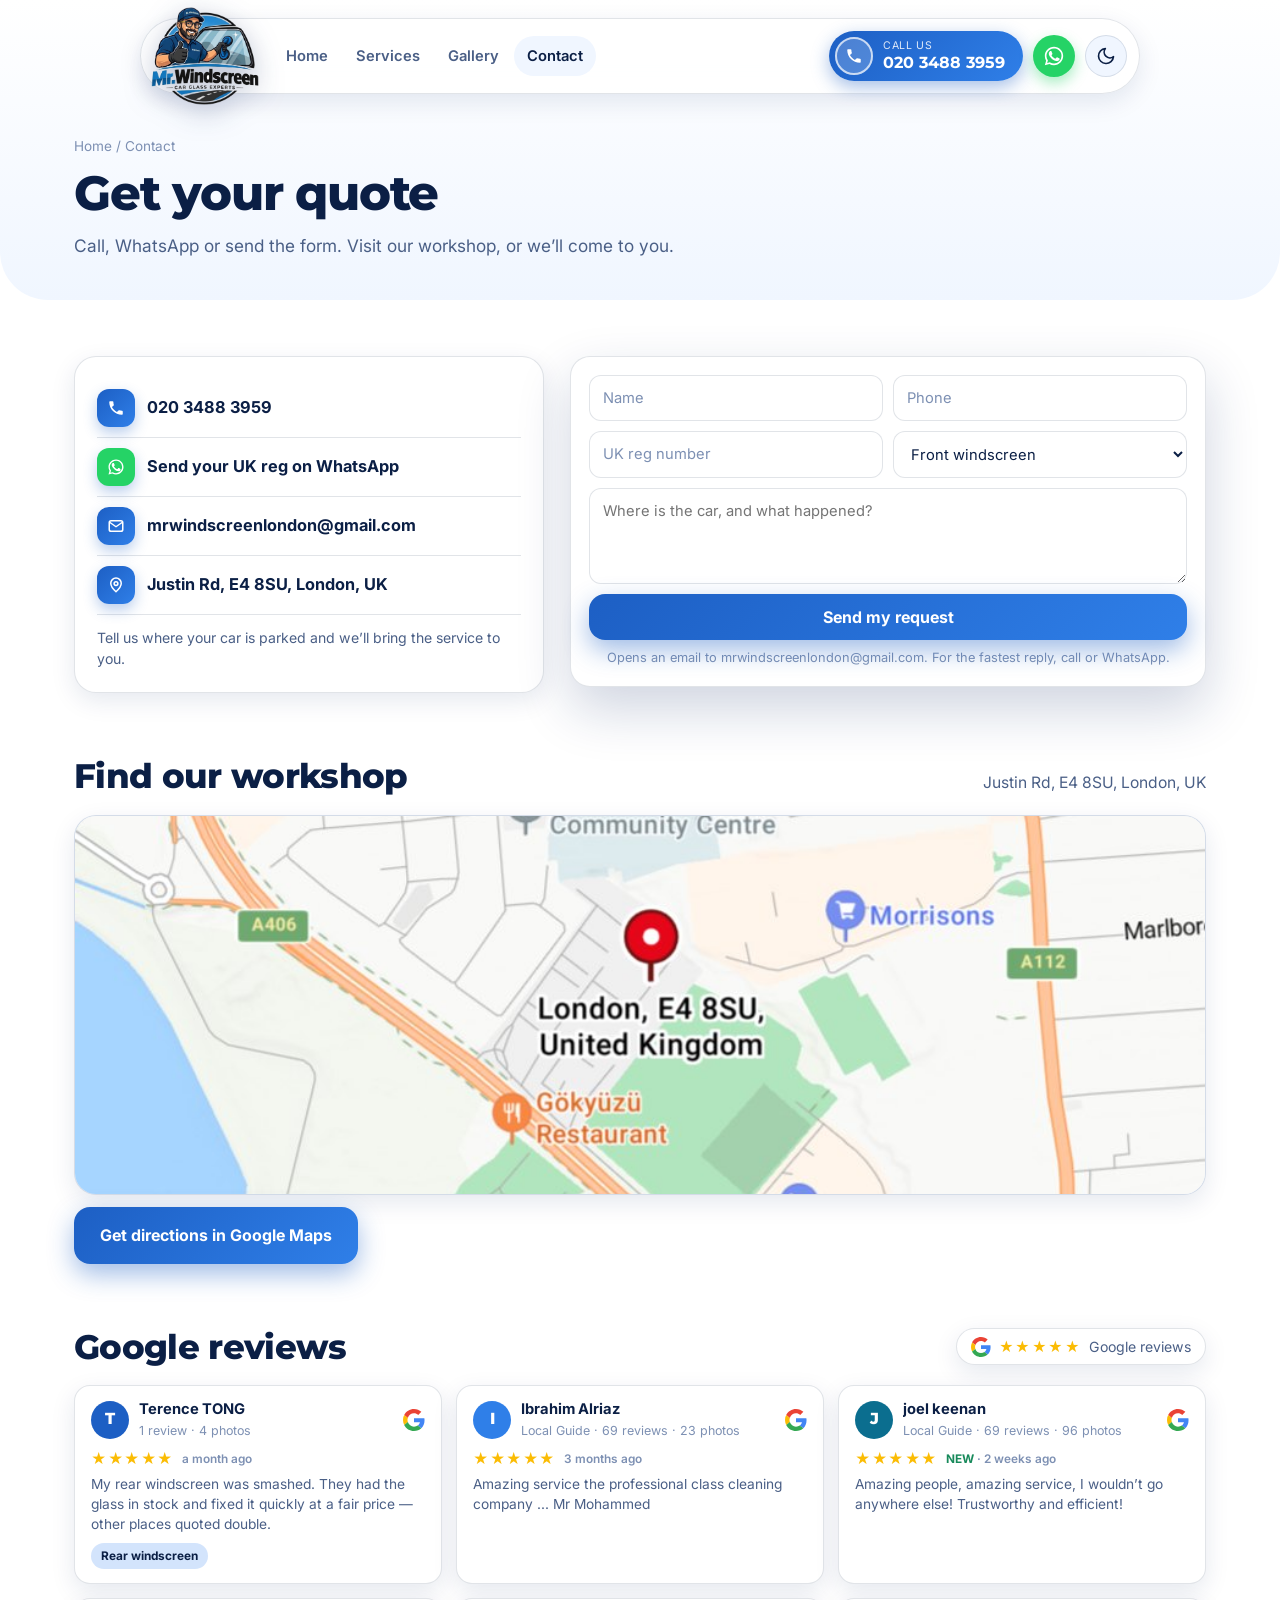
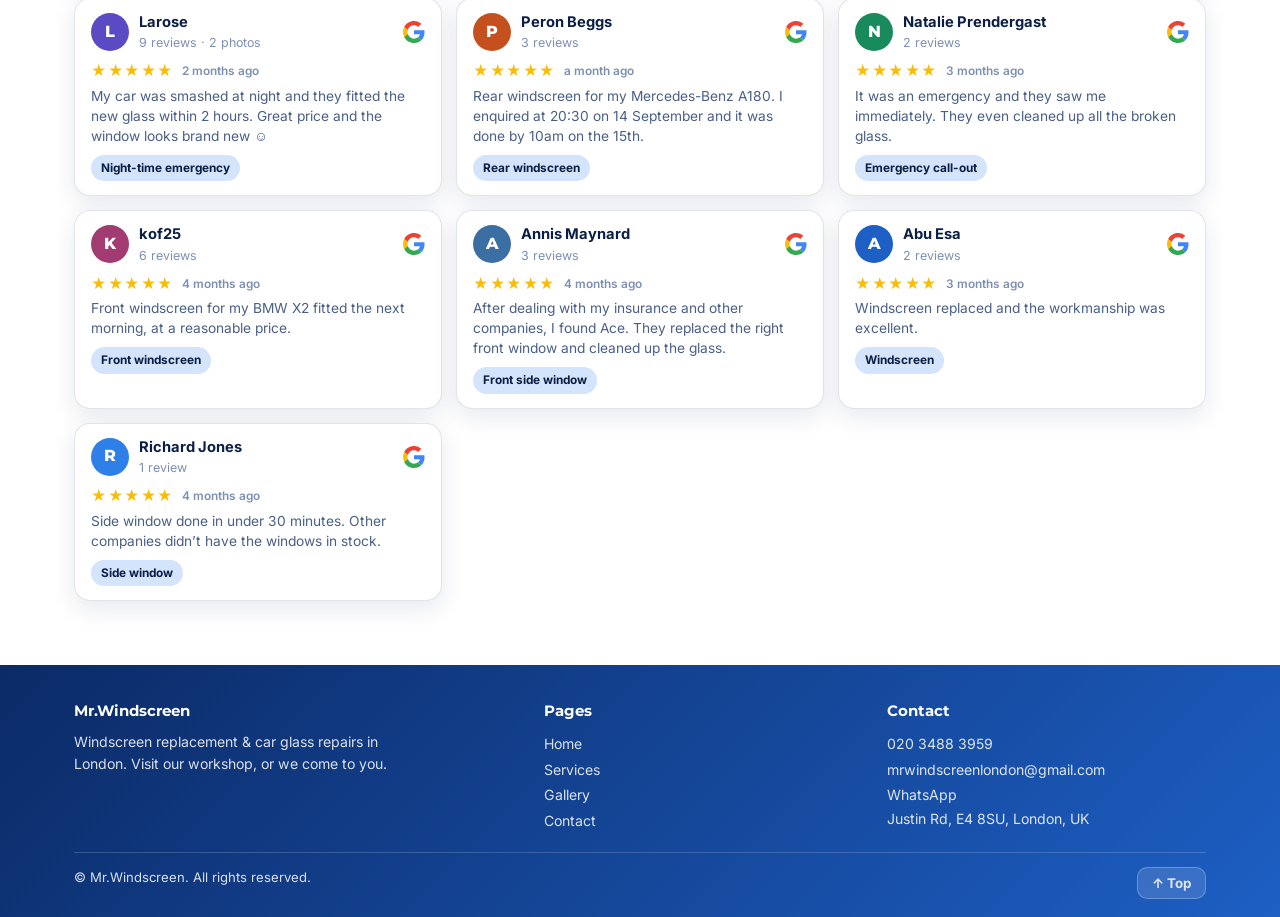
<file: contact.html>
<!DOCTYPE html>
<html lang="en" data-theme="light">
<head>
<meta charset="UTF-8">
<meta name="viewport" content="width=device-width, initial-scale=1.0">
<title>Contact | Mr.Windscreen London</title>
<meta name="description" content="Call 020 3488 3959, WhatsApp or email mrwindscreenlondon@gmail.com. Workshop at E4 8SU, London.">
<link rel="canonical" href="https://www.mrwindscreen.co.uk/contact.html">
<meta property="og:type" content="website"><meta property="og:site_name" content="Mr.Windscreen"><meta property="og:title" content="Contact | Mr.Windscreen London"><meta property="og:description" content="Call 020 3488 3959, WhatsApp or email mrwindscreenlondon@gmail.com. Workshop at E4 8SU, London."><meta property="og:url" content="https://www.mrwindscreen.co.uk/contact.html"><meta property="og:image" content="https://www.mrwindscreen.co.uk/assets/img/og-image.jpg"><meta name="twitter:card" content="summary_large_image">
<meta name="theme-color" content="#1d5fc4">
<link rel="icon" type="image/png" href="assets/img/favicon.png">
<link rel="preconnect" href="https://fonts.googleapis.com">
<link rel="preconnect" href="https://fonts.gstatic.com" crossorigin>
<link href="https://fonts.googleapis.com/css2?family=Montserrat:wght@600;700;800;900&family=Inter:wght@400;500;600;700&display=swap" rel="stylesheet">
<script>
document.documentElement.classList.add('js');
try{ if(false && !sessionStorage.getItem('mrw-intro')) document.documentElement.classList.add('splash-on','hold'); }catch(e){}
try{document.documentElement.setAttribute('data-theme', localStorage.getItem('mrw-theme')==='dark' ? 'dark' : 'light');}catch(e){}
</script>
<link rel="stylesheet" href="assets/css/style.css">
</head>
<body>
<div id="progress"></div>
<header id="hdr">
  <nav class="nav" aria-label="Main">
    <a class="brand" href="index.html" aria-label="Mr.Windscreen - home"><img class="logo-light" src="assets/img/logo.webp" alt="Mr.Windscreen - Car Glass Experts" width="640" height="583"><img class="logo-dark" src="assets/img/logo-dark.webp" alt="" aria-hidden="true" width="640" height="583"></a>
    <div class="nav-links" id="links"><a href="index.html">Home</a><a href="services.html">Services</a><a href="gallery.html">Gallery</a><a href="contact.html" class="active" aria-current="page">Contact</a></div>
    <div class="nav-actions">
      <a class="call" href="tel:+442034883959" aria-label="Call 020 3488 3959"><span class="ring"><svg width="18" height="18" viewBox="0 0 24 24" fill="currentColor" aria-hidden="true"><path d="M6.6 10.8c1.4 2.8 3.8 5.1 6.6 6.6l2.2-2.2c.3-.3.7-.4 1-.2 1.1.4 2.3.6 3.6.6.6 0 1 .4 1 1V20c0 .6-.4 1-1 1C10.6 21 3 13.4 3 4c0-.6.4-1 1-1h3.5c.6 0 1 .4 1 1 0 1.3.2 2.5.6 3.6.1.3 0 .7-.2 1l-2.3 2.2z"/></svg></span><span class="call-text"><small>Call us</small><b>020 3488 3959</b></span></a>
      <a class="nav-wa" href="https://wa.me/442034883959?text=Hi%2C%20my%20UK%20reg%20number%20is%3A%20" target="_blank" rel="noopener" aria-label="WhatsApp us"><svg width="22" height="22" viewBox="0 0 24 24" fill="currentColor" aria-hidden="true"><path d="M17.47 14.38c-.29-.15-1.7-.84-1.97-.93-.26-.1-.46-.15-.65.15-.19.29-.75.93-.92 1.12-.17.19-.34.22-.63.07-.29-.15-1.22-.45-2.32-1.43-.86-.76-1.44-1.7-1.6-1.99-.17-.29-.02-.44.13-.59.13-.13.29-.34.44-.51.15-.17.19-.29.29-.48.1-.19.05-.36-.02-.51-.07-.15-.65-1.56-.89-2.14-.23-.56-.47-.48-.65-.49-.17-.01-.36-.01-.56-.01-.19 0-.51.07-.78.36-.26.29-1.02 1-1.02 2.43 0 1.43 1.05 2.82 1.19 3.01.15.19 2.06 3.15 5 4.42.7.3 1.25.48 1.67.61.7.22 1.34.19 1.84.12.56-.08 1.7-.7 1.94-1.37.24-.68.24-1.25.17-1.37-.07-.12-.26-.19-.55-.34z"/><path d="M12.02 2C6.5 2 2 6.48 2 12c0 1.87.51 3.63 1.4 5.15L2 22l4.98-1.31A9.96 9.96 0 0012.02 22C17.52 22 22 17.52 22 12S17.52 2 12.02 2zm0 18.2a8.18 8.18 0 01-4.18-1.15l-.3-.18-2.96.78.79-2.88-.19-.3A8.2 8.2 0 1120.2 12a8.2 8.2 0 01-8.18 8.2z"/></svg></a>
      <button class="theme-toggle" type="button" aria-pressed="false" aria-label="Switch to dark version" title="Light / dark version"><svg class="icon-moon" width="20" height="20" viewBox="0 0 24 24" fill="none" stroke="currentColor" stroke-width="2" stroke-linecap="round" stroke-linejoin="round" aria-hidden="true"><path d="M21 12.8A9 9 0 1 1 11.2 3a7 7 0 0 0 9.8 9.8z"/></svg><svg class="icon-sun" width="20" height="20" viewBox="0 0 24 24" fill="none" stroke="currentColor" stroke-width="2" stroke-linecap="round" stroke-linejoin="round" aria-hidden="true"><circle cx="12" cy="12" r="4.2"/><path d="M12 2.5v2.3M12 19.2v2.3M4.8 4.8l1.6 1.6M17.6 17.6l1.6 1.6M2.5 12h2.3M19.2 12h2.3M4.8 19.2l1.6-1.6M17.6 6.4l1.6-1.6"/></svg></button>
      <button class="nav-toggle" type="button" aria-label="Menu" aria-expanded="false">&#9776;</button>
    </div>
  </nav>
</header>

<main>
<section class="page-hero"><div class="container"><div class="crumbs"><a href="index.html">Home</a> / Contact</div>
<h1>Get your quote</h1><p>Call, WhatsApp or send the form. Visit our workshop, or we&rsquo;ll come to you.</p></div></section>
<section class="section"><div class="container c-grid">
  <div class="reveal c-card">
    <div class="c-row"><div class="ico"><svg width="18" height="18" viewBox="0 0 24 24" fill="currentColor" aria-hidden="true"><path d="M6.6 10.8c1.4 2.8 3.8 5.1 6.6 6.6l2.2-2.2c.3-.3.7-.4 1-.2 1.1.4 2.3.6 3.6.6.6 0 1 .4 1 1V20c0 .6-.4 1-1 1C10.6 21 3 13.4 3 4c0-.6.4-1 1-1h3.5c.6 0 1 .4 1 1 0 1.3.2 2.5.6 3.6.1.3 0 .7-.2 1l-2.3 2.2z"/></svg></div><a class="val" href="tel:+442034883959">020 3488 3959</a></div>
    <div class="c-row"><div class="ico" style="background:var(--wa)"><svg width="18" height="18" viewBox="0 0 24 24" fill="currentColor" aria-hidden="true"><path d="M17.47 14.38c-.29-.15-1.7-.84-1.97-.93-.26-.1-.46-.15-.65.15-.19.29-.75.93-.92 1.12-.17.19-.34.22-.63.07-.29-.15-1.22-.45-2.32-1.43-.86-.76-1.44-1.7-1.6-1.99-.17-.29-.02-.44.13-.59.13-.13.29-.34.44-.51.15-.17.19-.29.29-.48.1-.19.05-.36-.02-.51-.07-.15-.65-1.56-.89-2.14-.23-.56-.47-.48-.65-.49-.17-.01-.36-.01-.56-.01-.19 0-.51.07-.78.36-.26.29-1.02 1-1.02 2.43 0 1.43 1.05 2.82 1.19 3.01.15.19 2.06 3.15 5 4.42.7.3 1.25.48 1.67.61.7.22 1.34.19 1.84.12.56-.08 1.7-.7 1.94-1.37.24-.68.24-1.25.17-1.37-.07-.12-.26-.19-.55-.34z"/><path d="M12.02 2C6.5 2 2 6.48 2 12c0 1.87.51 3.63 1.4 5.15L2 22l4.98-1.31A9.96 9.96 0 0012.02 22C17.52 22 22 17.52 22 12S17.52 2 12.02 2zm0 18.2a8.18 8.18 0 01-4.18-1.15l-.3-.18-2.96.78.79-2.88-.19-.3A8.2 8.2 0 1120.2 12a8.2 8.2 0 01-8.18 8.2z"/></svg></div><a class="val" href="https://wa.me/442034883959?text=Hi%2C%20my%20UK%20reg%20number%20is%3A%20" target="_blank" rel="noopener">Send your UK reg on WhatsApp</a></div>
    <div class="c-row"><div class="ico"><svg width="18" height="18" viewBox="0 0 24 24" fill="none" stroke="currentColor" stroke-width="2" stroke-linecap="round" stroke-linejoin="round" aria-hidden="true"><rect x="3" y="5" width="18" height="14" rx="2.5"/><path d="M3.5 7l8.5 6 8.5-6"/></svg></div><a class="val" href="mailto:mrwindscreenlondon@gmail.com">mrwindscreenlondon@gmail.com</a></div>
    <div class="c-row"><div class="ico"><svg width="18" height="18" viewBox="0 0 24 24" fill="none" stroke="currentColor" stroke-width="2" stroke-linecap="round" stroke-linejoin="round" aria-hidden="true"><path d="M12 21s7-6.1 7-11.2A7 7 0 0 0 5 9.8C5 14.9 12 21 12 21z"/><circle cx="12" cy="10" r="2.5"/></svg></div><div class="val">Justin Rd, E4 8SU, London, UK</div></div>
    <p class="c-note">Tell us where your car is parked and we&rsquo;ll bring the service to you.</p>
  </div>
  <div class="reveal" style="--d:120">
    <form id="quote-form">
      <div class="row"><input name="name" type="text" aria-label="Name" placeholder="Name" required><input name="phone" type="tel" aria-label="Phone" placeholder="Phone" required></div>
      <div class="row"><input name="vehicle" type="text" aria-label="UK reg number" placeholder="UK reg number"><select name="damage" aria-label="Type of damage"><option>Front windscreen</option><option>Door glass</option><option>Back side door glass</option><option>Rear glass</option><option>Chip or crack</option><option>Other</option></select></div>
      <div class="row" style="grid-template-columns:1fr"><textarea name="message" aria-label="Message" placeholder="Where is the car, and what happened?"></textarea></div>
      <button type="submit" class="btn btn-primary submit">Send my request</button>
      <div class="reply">Opens an email to mrwindscreenlondon@gmail.com. For the fastest reply, call or WhatsApp.</div>
    </form>
  </div>
</div></section>
<section class="section" id="find"><div class="container"><div class="sec-head reveal"><h2>Find our workshop</h2><p>Justin Rd, E4 8SU, London, UK</p></div><div class="reveal"><a class="map-card" href="https://www.google.com/maps/search/?api=1&amp;query=Justin+Rd%2C+E4+8SU%2C+London%2C+UK" target="_blank" rel="noopener" aria-label="Open Justin Rd, E4 8SU in Google Maps"><img src="assets/img/map.jpg" alt="Map showing Mr.Windscreen workshop at Justin Rd, E4 8SU, London" width="925" height="713" loading="lazy"></a>
<p class="map-actions"><a class="btn btn-primary" href="https://www.google.com/maps/search/?api=1&amp;query=Justin+Rd%2C+E4+8SU%2C+London%2C+UK" target="_blank" rel="noopener">Get directions in Google Maps</a></p></div></div></section>
<section class="section" id="reviews"><div class="container">
  <div class="sec-head reveal"><h2>Google reviews</h2><div class="g-sum"><svg class="g-logo" viewBox="0 0 48 48" aria-hidden="true"><path fill="#EA4335" d="M24 9.5c3.54 0 6.71 1.22 9.21 3.6l6.85-6.85C35.9 2.38 30.47 0 24 0 14.62 0 6.51 5.38 2.56 13.22l7.98 6.19C12.43 13.72 17.74 9.5 24 9.5z"/><path fill="#4285F4" d="M46.98 24.55c0-1.57-.15-3.09-.38-4.55H24v9.02h12.94c-.58 2.96-2.26 5.48-4.78 7.18l7.73 6c4.51-4.18 7.09-10.36 7.09-17.65z"/><path fill="#FBBC05" d="M10.53 28.59c-.48-1.45-.76-2.99-.76-4.59s.27-3.14.76-4.59l-7.98-6.19C.92 16.46 0 20.12 0 24c0 3.88.92 7.54 2.56 10.78l7.97-6.19z"/><path fill="#34A853" d="M24 48c6.48 0 11.93-2.13 15.89-5.81l-7.73-6c-2.15 1.45-4.92 2.3-8.16 2.3-6.26 0-11.57-4.22-13.47-9.91l-7.98 6.19C6.51 42.62 14.62 48 24 48z"/></svg><span class="g-stars-y">★★★★★</span><span>Google reviews</span></div></div>
  <div class="rev-wall reveal" id="revWall"></div>
</div></section>
</main>
<footer>
  <div class="container">
    <div class="f-grid">
      <div><h4>Mr.Windscreen</h4><p>Windscreen replacement &amp; car glass repairs in London. Visit our workshop, or we come to you.</p></div>
      <div><h4>Pages</h4><a href="index.html">Home</a><a href="services.html">Services</a><a href="gallery.html">Gallery</a><a href="contact.html">Contact</a></div>
      <div><h4>Contact</h4><a href="tel:+442034883959">020 3488 3959</a><a href="mailto:mrwindscreenlondon@gmail.com">mrwindscreenlondon@gmail.com</a><a href="https://wa.me/442034883959?text=Hi%2C%20my%20UK%20reg%20number%20is%3A%20" target="_blank" rel="noopener">WhatsApp</a><span style="opacity:.85">Justin Rd, E4 8SU, London, UK</span></div>
    </div>
    <div class="f-bottom"><span>&copy; Mr.Windscreen. All rights reserved.</span><button class="to-top" type="button" id="toTop">&uarr; Top</button></div>
  </div>
</footer>
<div class="call-bar"><a class="cb-call" href="tel:+442034883959">Call Now</a><a class="cb-wa" href="https://wa.me/442034883959?text=Hi%2C%20my%20UK%20reg%20number%20is%3A%20" target="_blank" rel="noopener" aria-label="Send your UK reg number on WhatsApp"><span class="plate-wa" aria-hidden="true"><svg width="18" height="18" viewBox="0 0 24 24" fill="currentColor"><path d="M17.47 14.38c-.29-.15-1.7-.84-1.97-.93-.26-.1-.46-.15-.65.15-.19.29-.75.93-.92 1.12-.17.19-.34.22-.63.07-.29-.15-1.22-.45-2.32-1.43-.86-.76-1.44-1.7-1.6-1.99-.17-.29-.02-.44.13-.59.13-.13.29-.34.44-.51.15-.17.19-.29.29-.48.1-.19.05-.36-.02-.51-.07-.15-.65-1.56-.89-2.14-.23-.56-.47-.48-.65-.49-.17-.01-.36-.01-.56-.01-.19 0-.51.07-.78.36-.26.29-1.02 1-1.02 2.43 0 1.43 1.05 2.82 1.19 3.01.15.19 2.06 3.15 5 4.42.7.3 1.25.48 1.67.61.7.22 1.34.19 1.84.12.56-.08 1.7-.7 1.94-1.37.24-.68.24-1.25.17-1.37-.07-.12-.26-.19-.55-.34z"/><path d="M12.02 2C6.5 2 2 6.48 2 12c0 1.87.51 3.63 1.4 5.15L2 22l4.98-1.31A9.96 9.96 0 0012.02 22C17.52 22 22 17.52 22 12S17.52 2 12.02 2zm0 18.2a8.18 8.18 0 01-4.18-1.15l-.3-.18-2.96.78.79-2.88-.19-.3A8.2 8.2 0 1120.2 12a8.2 8.2 0 01-8.18 8.2z"/></svg></span>WhatsApp</a></div>
<div class="lightbox" id="lightbox" role="dialog" aria-modal="true" aria-label="Photo viewer" hidden>
  <button class="lb-btn lb-close" type="button" aria-label="Close">&times;</button>
  <button class="lb-btn lb-prev" type="button" aria-label="Previous photo">&#8249;</button>
  <img class="lb-img" alt="">
  <button class="lb-btn lb-next" type="button" aria-label="Next photo">&#8250;</button>
  <div class="lb-count" aria-live="polite"></div>
</div>
<script src="assets/js/photos.js"></script>
<script src="assets/js/reviews.js"></script>
<script src="assets/js/main.js"></script>
</body>
</html>
</file>
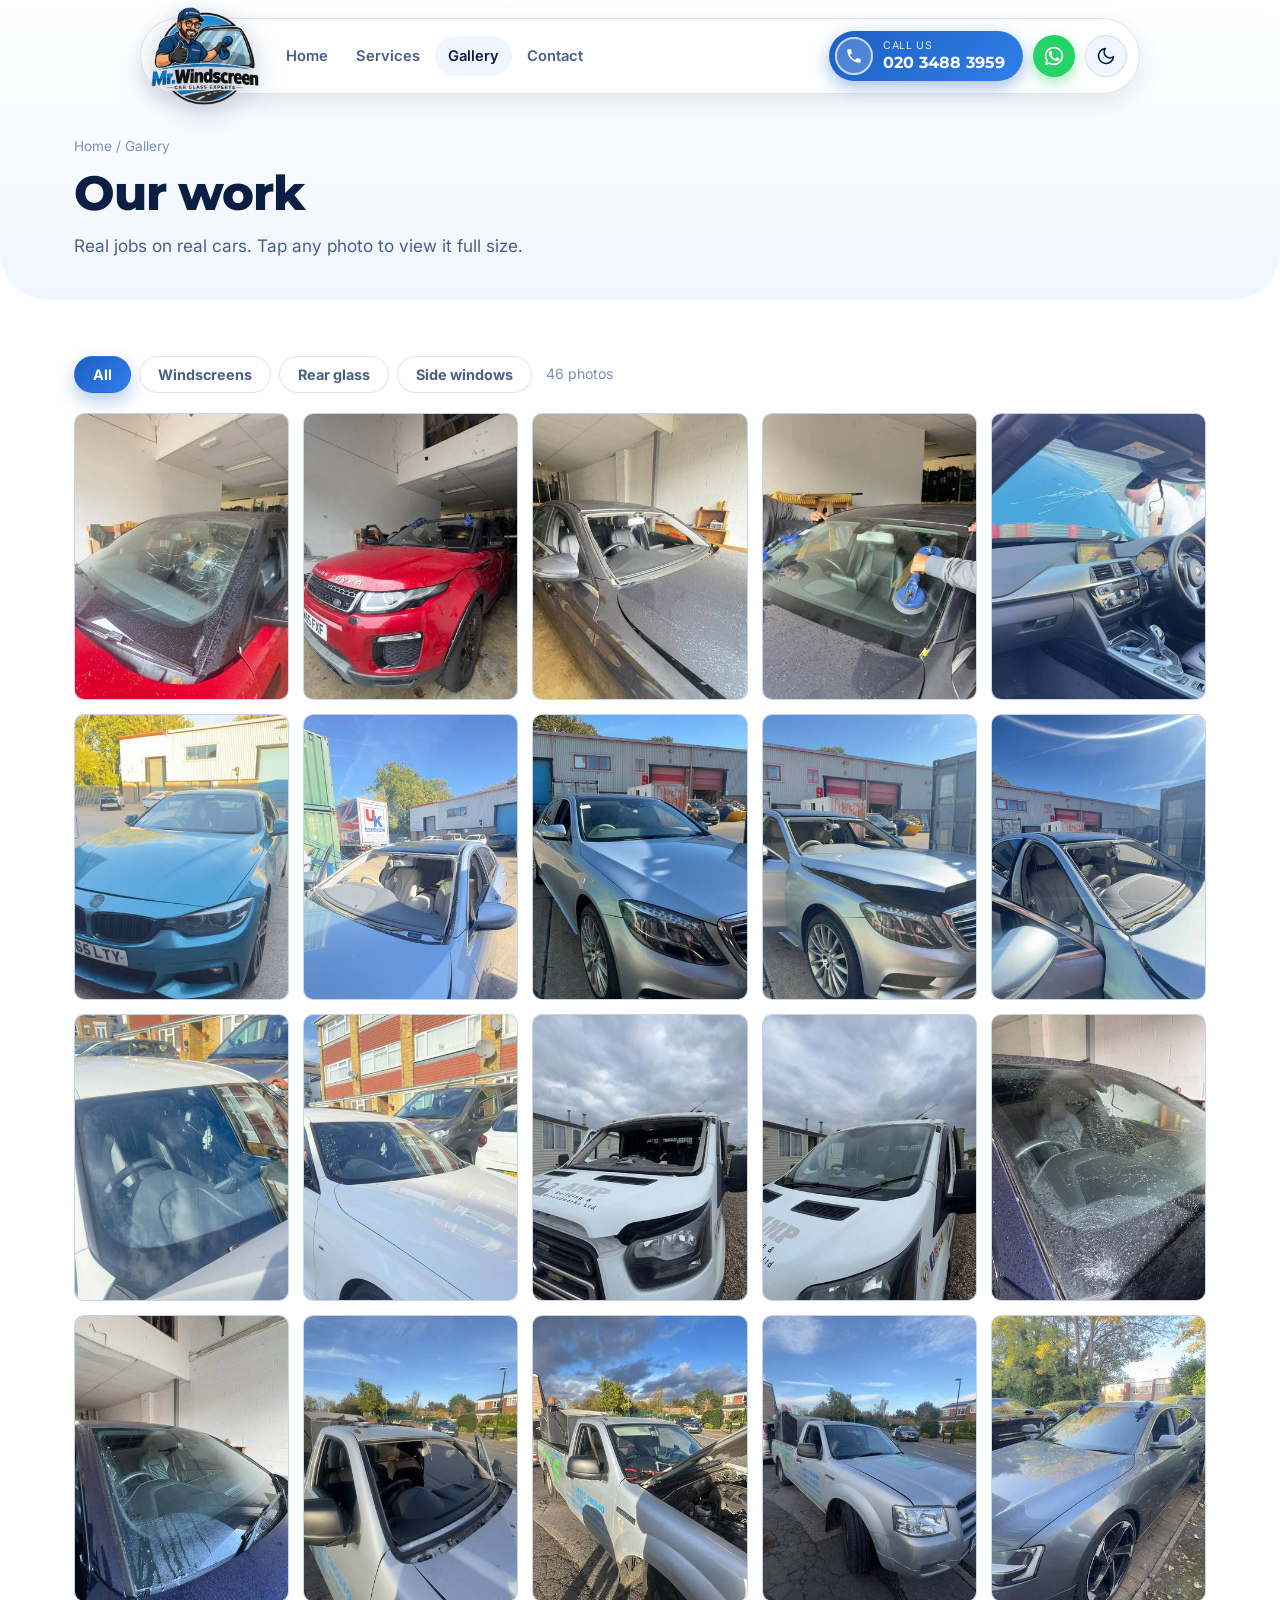
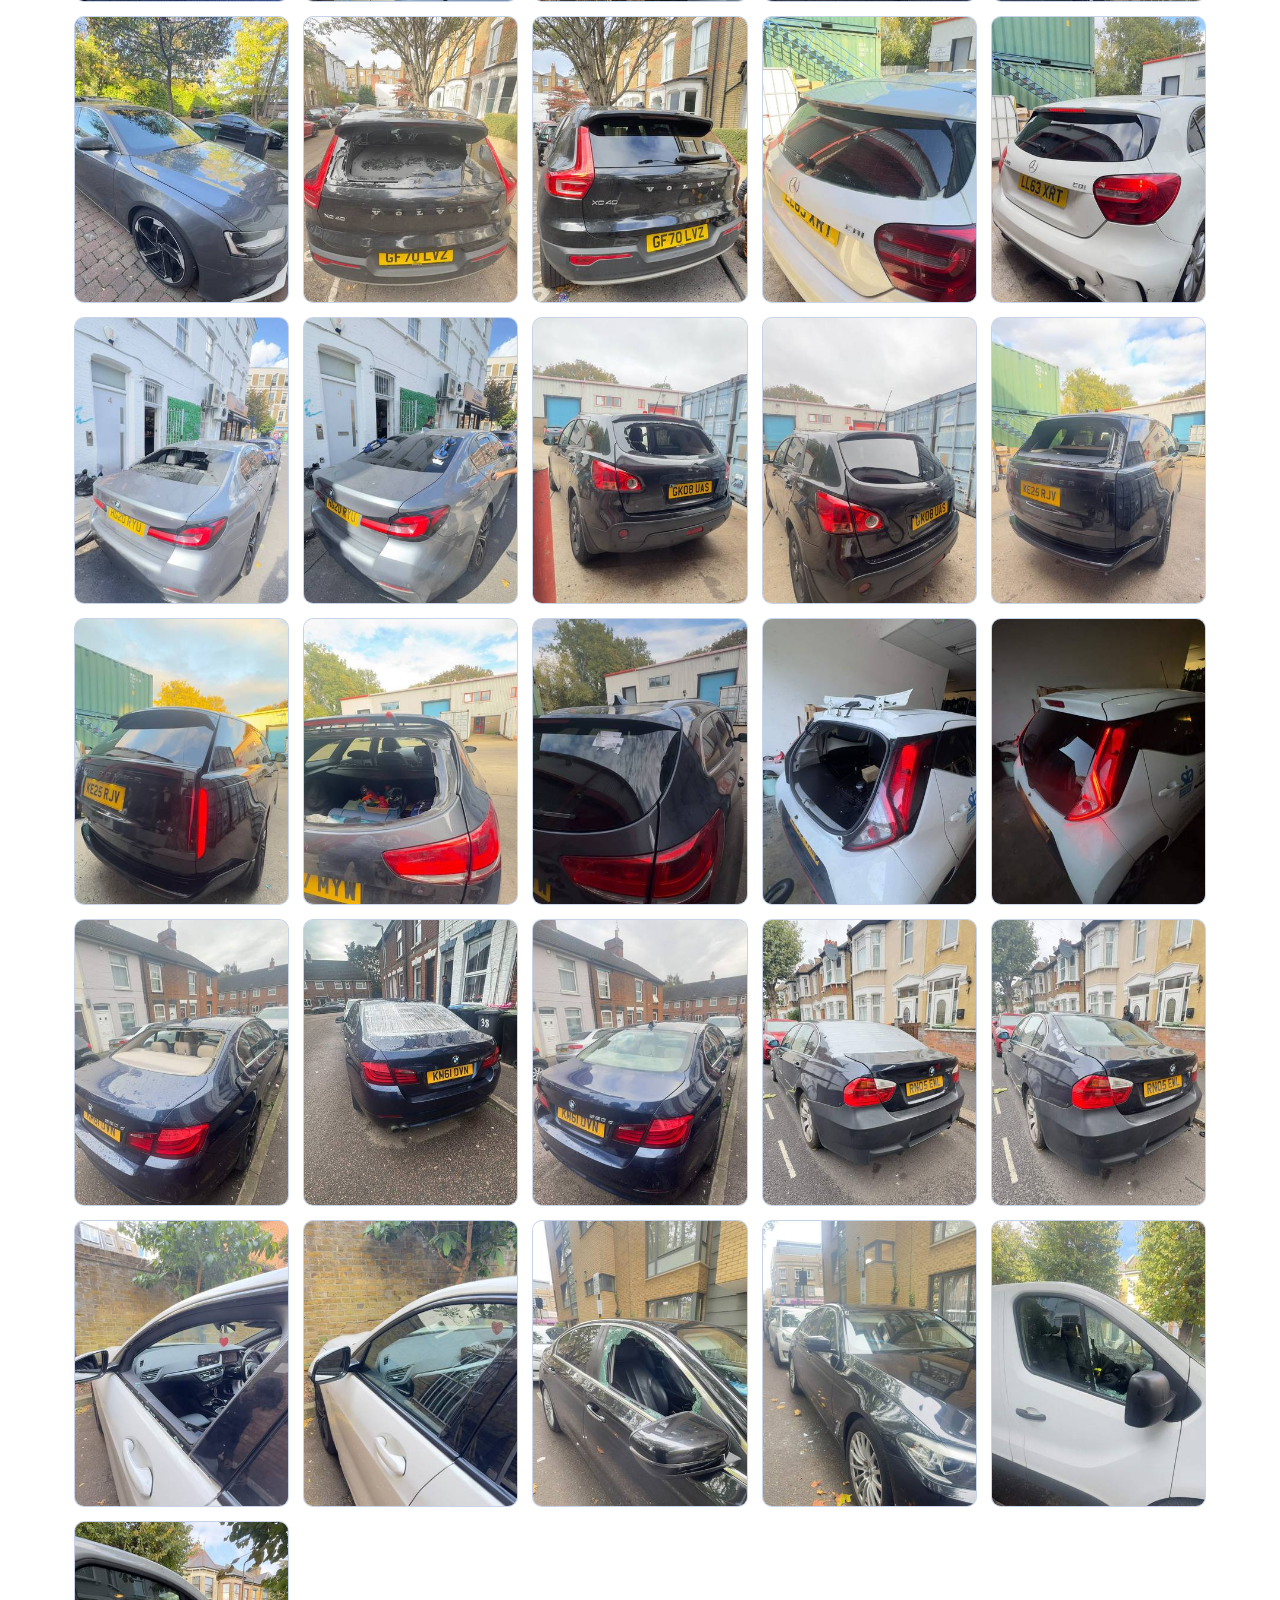
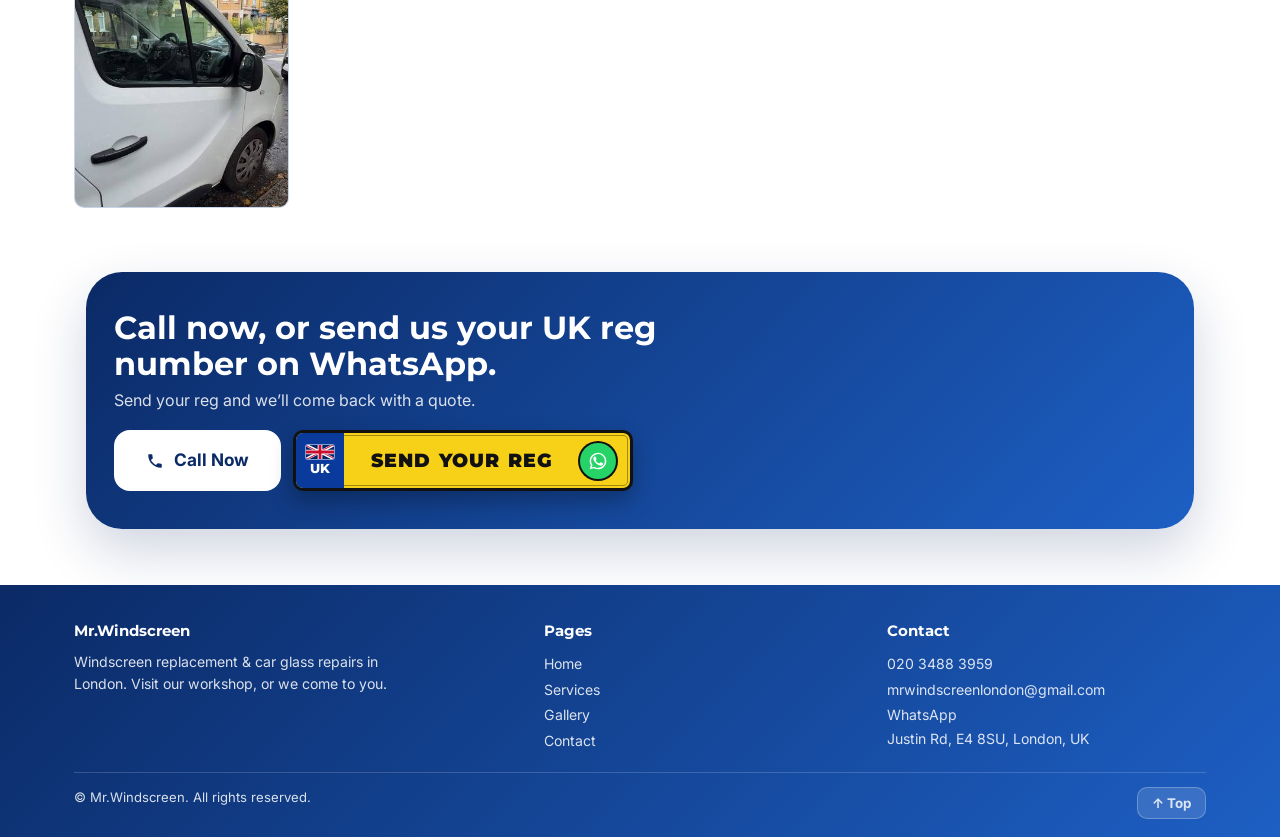
<file: gallery.html>
<!DOCTYPE html>
<html lang="en" data-theme="light">
<head>
<meta charset="UTF-8">
<meta name="viewport" content="width=device-width, initial-scale=1.0">
<title>Gallery | Mr.Windscreen London</title>
<meta name="description" content="Photos of windscreen, rear glass and side window jobs by Mr.Windscreen in London.">
<link rel="canonical" href="https://www.mrwindscreen.co.uk/gallery.html">
<meta property="og:type" content="website"><meta property="og:site_name" content="Mr.Windscreen"><meta property="og:title" content="Gallery | Mr.Windscreen London"><meta property="og:description" content="Photos of windscreen, rear glass and side window jobs by Mr.Windscreen in London."><meta property="og:url" content="https://www.mrwindscreen.co.uk/gallery.html"><meta property="og:image" content="https://www.mrwindscreen.co.uk/assets/img/og-image.jpg"><meta name="twitter:card" content="summary_large_image">
<meta name="theme-color" content="#1d5fc4">
<link rel="icon" type="image/png" href="assets/img/favicon.png">
<link rel="preconnect" href="https://fonts.googleapis.com">
<link rel="preconnect" href="https://fonts.gstatic.com" crossorigin>
<link href="https://fonts.googleapis.com/css2?family=Montserrat:wght@600;700;800;900&family=Inter:wght@400;500;600;700&display=swap" rel="stylesheet">
<script>
document.documentElement.classList.add('js');
try{ if(false && !sessionStorage.getItem('mrw-intro')) document.documentElement.classList.add('splash-on','hold'); }catch(e){}
try{document.documentElement.setAttribute('data-theme', localStorage.getItem('mrw-theme')==='dark' ? 'dark' : 'light');}catch(e){}
</script>
<link rel="stylesheet" href="assets/css/style.css">
</head>
<body>
<div id="progress"></div>
<header id="hdr">
  <nav class="nav" aria-label="Main">
    <a class="brand" href="index.html" aria-label="Mr.Windscreen - home"><img class="logo-light" src="assets/img/logo.webp" alt="Mr.Windscreen - Car Glass Experts" width="640" height="583"><img class="logo-dark" src="assets/img/logo-dark.webp" alt="" aria-hidden="true" width="640" height="583"></a>
    <div class="nav-links" id="links"><a href="index.html">Home</a><a href="services.html">Services</a><a href="gallery.html" class="active" aria-current="page">Gallery</a><a href="contact.html">Contact</a></div>
    <div class="nav-actions">
      <a class="call" href="tel:+442034883959" aria-label="Call 020 3488 3959"><span class="ring"><svg width="18" height="18" viewBox="0 0 24 24" fill="currentColor" aria-hidden="true"><path d="M6.6 10.8c1.4 2.8 3.8 5.1 6.6 6.6l2.2-2.2c.3-.3.7-.4 1-.2 1.1.4 2.3.6 3.6.6.6 0 1 .4 1 1V20c0 .6-.4 1-1 1C10.6 21 3 13.4 3 4c0-.6.4-1 1-1h3.5c.6 0 1 .4 1 1 0 1.3.2 2.5.6 3.6.1.3 0 .7-.2 1l-2.3 2.2z"/></svg></span><span class="call-text"><small>Call us</small><b>020 3488 3959</b></span></a>
      <a class="nav-wa" href="https://wa.me/442034883959?text=Hi%2C%20my%20UK%20reg%20number%20is%3A%20" target="_blank" rel="noopener" aria-label="WhatsApp us"><svg width="22" height="22" viewBox="0 0 24 24" fill="currentColor" aria-hidden="true"><path d="M17.47 14.38c-.29-.15-1.7-.84-1.97-.93-.26-.1-.46-.15-.65.15-.19.29-.75.93-.92 1.12-.17.19-.34.22-.63.07-.29-.15-1.22-.45-2.32-1.43-.86-.76-1.44-1.7-1.6-1.99-.17-.29-.02-.44.13-.59.13-.13.29-.34.44-.51.15-.17.19-.29.29-.48.1-.19.05-.36-.02-.51-.07-.15-.65-1.56-.89-2.14-.23-.56-.47-.48-.65-.49-.17-.01-.36-.01-.56-.01-.19 0-.51.07-.78.36-.26.29-1.02 1-1.02 2.43 0 1.43 1.05 2.82 1.19 3.01.15.19 2.06 3.15 5 4.42.7.3 1.25.48 1.67.61.7.22 1.34.19 1.84.12.56-.08 1.7-.7 1.94-1.37.24-.68.24-1.25.17-1.37-.07-.12-.26-.19-.55-.34z"/><path d="M12.02 2C6.5 2 2 6.48 2 12c0 1.87.51 3.63 1.4 5.15L2 22l4.98-1.31A9.96 9.96 0 0012.02 22C17.52 22 22 17.52 22 12S17.52 2 12.02 2zm0 18.2a8.18 8.18 0 01-4.18-1.15l-.3-.18-2.96.78.79-2.88-.19-.3A8.2 8.2 0 1120.2 12a8.2 8.2 0 01-8.18 8.2z"/></svg></a>
      <button class="theme-toggle" type="button" aria-pressed="false" aria-label="Switch to dark version" title="Light / dark version"><svg class="icon-moon" width="20" height="20" viewBox="0 0 24 24" fill="none" stroke="currentColor" stroke-width="2" stroke-linecap="round" stroke-linejoin="round" aria-hidden="true"><path d="M21 12.8A9 9 0 1 1 11.2 3a7 7 0 0 0 9.8 9.8z"/></svg><svg class="icon-sun" width="20" height="20" viewBox="0 0 24 24" fill="none" stroke="currentColor" stroke-width="2" stroke-linecap="round" stroke-linejoin="round" aria-hidden="true"><circle cx="12" cy="12" r="4.2"/><path d="M12 2.5v2.3M12 19.2v2.3M4.8 4.8l1.6 1.6M17.6 17.6l1.6 1.6M2.5 12h2.3M19.2 12h2.3M4.8 19.2l1.6-1.6M17.6 6.4l1.6-1.6"/></svg></button>
      <button class="nav-toggle" type="button" aria-label="Menu" aria-expanded="false">&#9776;</button>
    </div>
  </nav>
</header>

<main>
<section class="page-hero"><div class="container"><div class="crumbs"><a href="index.html">Home</a> / Gallery</div>
<h1>Our work</h1><p>Real jobs on real cars. Tap any photo to view it full size.</p></div></section>
<section class="section"><div class="container">
  <div class="chips" role="group" aria-label="Filter photos">
    <button class="chip on" type="button" data-f="all" aria-pressed="true">All</button>
    <button class="chip" type="button" data-f="w" aria-pressed="false">Windscreens</button>
    <button class="chip" type="button" data-f="r" aria-pressed="false">Rear glass</button>
    <button class="chip" type="button" data-f="s" aria-pressed="false">Side windows</button>
    <span id="galCount" style="align-self:center;color:var(--faint);font-size:.88rem;margin-left:6px">46 photos</span>
  </div>
  <div class="gal-grid" data-photos="grid"></div>
</div></section>
<div class="container"><div class="cta-band reveal">
  <div><h2>Call now, or send us your UK reg number on WhatsApp.</h2><p>Send your reg and we&rsquo;ll come back with a quote.</p></div>
  <div class="hero-ctas"><a class="btn btn-white btn-call" href="tel:+442034883959"><svg width="18" height="18" viewBox="0 0 24 24" fill="currentColor" aria-hidden="true"><path d="M6.6 10.8c1.4 2.8 3.8 5.1 6.6 6.6l2.2-2.2c.3-.3.7-.4 1-.2 1.1.4 2.3.6 3.6.6.6 0 1 .4 1 1V20c0 .6-.4 1-1 1C10.6 21 3 13.4 3 4c0-.6.4-1 1-1h3.5c.6 0 1 .4 1 1 0 1.3.2 2.5.6 3.6.1.3 0 .7-.2 1l-2.3 2.2z"/></svg>Call Now</a><a class="btn btn-plate" href="https://wa.me/442034883959?text=Hi%2C%20my%20UK%20reg%20number%20is%3A%20" target="_blank" rel="noopener" aria-label="Send your UK reg number on WhatsApp"><span class="plate-gb" aria-hidden="true"><svg class="uj" viewBox="0 0 60 30" width="26" height="13" aria-hidden="true"><clipPath id="ujc"><path d="M0 0v30h60V0z"/></clipPath><clipPath id="ujt"><path d="M30 15h30v15zv15H0zH0V0zV0h30z"/></clipPath><g clip-path="url(#ujc)"><path d="M0 0v30h60V0z" fill="#012169"/><path d="M0 0l60 30m0-30L0 30" stroke="#fff" stroke-width="6"/><path d="M0 0l60 30m0-30L0 30" clip-path="url(#ujt)" stroke="#C8102E" stroke-width="4"/><path d="M30 0v30M0 15h60" stroke="#fff" stroke-width="10"/><path d="M30 0v30M0 15h60" stroke="#C8102E" stroke-width="6"/></g></svg>UK</span><span class="plate-txt">SEND YOUR REG</span><span class="plate-wa"><svg width="20" height="20" viewBox="0 0 24 24" fill="currentColor" aria-hidden="true"><path d="M17.47 14.38c-.29-.15-1.7-.84-1.97-.93-.26-.1-.46-.15-.65.15-.19.29-.75.93-.92 1.12-.17.19-.34.22-.63.07-.29-.15-1.22-.45-2.32-1.43-.86-.76-1.44-1.7-1.6-1.99-.17-.29-.02-.44.13-.59.13-.13.29-.34.44-.51.15-.17.19-.29.29-.48.1-.19.05-.36-.02-.51-.07-.15-.65-1.56-.89-2.14-.23-.56-.47-.48-.65-.49-.17-.01-.36-.01-.56-.01-.19 0-.51.07-.78.36-.26.29-1.02 1-1.02 2.43 0 1.43 1.05 2.82 1.19 3.01.15.19 2.06 3.15 5 4.42.7.3 1.25.48 1.67.61.7.22 1.34.19 1.84.12.56-.08 1.7-.7 1.94-1.37.24-.68.24-1.25.17-1.37-.07-.12-.26-.19-.55-.34z"/><path d="M12.02 2C6.5 2 2 6.48 2 12c0 1.87.51 3.63 1.4 5.15L2 22l4.98-1.31A9.96 9.96 0 0012.02 22C17.52 22 22 17.52 22 12S17.52 2 12.02 2zm0 18.2a8.18 8.18 0 01-4.18-1.15l-.3-.18-2.96.78.79-2.88-.19-.3A8.2 8.2 0 1120.2 12a8.2 8.2 0 01-8.18 8.2z"/></svg></span></a></div>
</div></div>
</main>
<footer>
  <div class="container">
    <div class="f-grid">
      <div><h4>Mr.Windscreen</h4><p>Windscreen replacement &amp; car glass repairs in London. Visit our workshop, or we come to you.</p></div>
      <div><h4>Pages</h4><a href="index.html">Home</a><a href="services.html">Services</a><a href="gallery.html">Gallery</a><a href="contact.html">Contact</a></div>
      <div><h4>Contact</h4><a href="tel:+442034883959">020 3488 3959</a><a href="mailto:mrwindscreenlondon@gmail.com">mrwindscreenlondon@gmail.com</a><a href="https://wa.me/442034883959?text=Hi%2C%20my%20UK%20reg%20number%20is%3A%20" target="_blank" rel="noopener">WhatsApp</a><span style="opacity:.85">Justin Rd, E4 8SU, London, UK</span></div>
    </div>
    <div class="f-bottom"><span>&copy; Mr.Windscreen. All rights reserved.</span><button class="to-top" type="button" id="toTop">&uarr; Top</button></div>
  </div>
</footer>
<div class="call-bar"><a class="cb-call" href="tel:+442034883959">Call Now</a><a class="cb-wa" href="https://wa.me/442034883959?text=Hi%2C%20my%20UK%20reg%20number%20is%3A%20" target="_blank" rel="noopener" aria-label="Send your UK reg number on WhatsApp"><span class="plate-wa" aria-hidden="true"><svg width="18" height="18" viewBox="0 0 24 24" fill="currentColor"><path d="M17.47 14.38c-.29-.15-1.7-.84-1.97-.93-.26-.1-.46-.15-.65.15-.19.29-.75.93-.92 1.12-.17.19-.34.22-.63.07-.29-.15-1.22-.45-2.32-1.43-.86-.76-1.44-1.7-1.6-1.99-.17-.29-.02-.44.13-.59.13-.13.29-.34.44-.51.15-.17.19-.29.29-.48.1-.19.05-.36-.02-.51-.07-.15-.65-1.56-.89-2.14-.23-.56-.47-.48-.65-.49-.17-.01-.36-.01-.56-.01-.19 0-.51.07-.78.36-.26.29-1.02 1-1.02 2.43 0 1.43 1.05 2.82 1.19 3.01.15.19 2.06 3.15 5 4.42.7.3 1.25.48 1.67.61.7.22 1.34.19 1.84.12.56-.08 1.7-.7 1.94-1.37.24-.68.24-1.25.17-1.37-.07-.12-.26-.19-.55-.34z"/><path d="M12.02 2C6.5 2 2 6.48 2 12c0 1.87.51 3.63 1.4 5.15L2 22l4.98-1.31A9.96 9.96 0 0012.02 22C17.52 22 22 17.52 22 12S17.52 2 12.02 2zm0 18.2a8.18 8.18 0 01-4.18-1.15l-.3-.18-2.96.78.79-2.88-.19-.3A8.2 8.2 0 1120.2 12a8.2 8.2 0 01-8.18 8.2z"/></svg></span>WhatsApp</a></div>
<div class="lightbox" id="lightbox" role="dialog" aria-modal="true" aria-label="Photo viewer" hidden>
  <button class="lb-btn lb-close" type="button" aria-label="Close">&times;</button>
  <button class="lb-btn lb-prev" type="button" aria-label="Previous photo">&#8249;</button>
  <img class="lb-img" alt="">
  <button class="lb-btn lb-next" type="button" aria-label="Next photo">&#8250;</button>
  <div class="lb-count" aria-live="polite"></div>
</div>
<script src="assets/js/photos.js"></script>
<script src="assets/js/reviews.js"></script>
<script src="assets/js/main.js"></script>
</body>
</html>
</file>
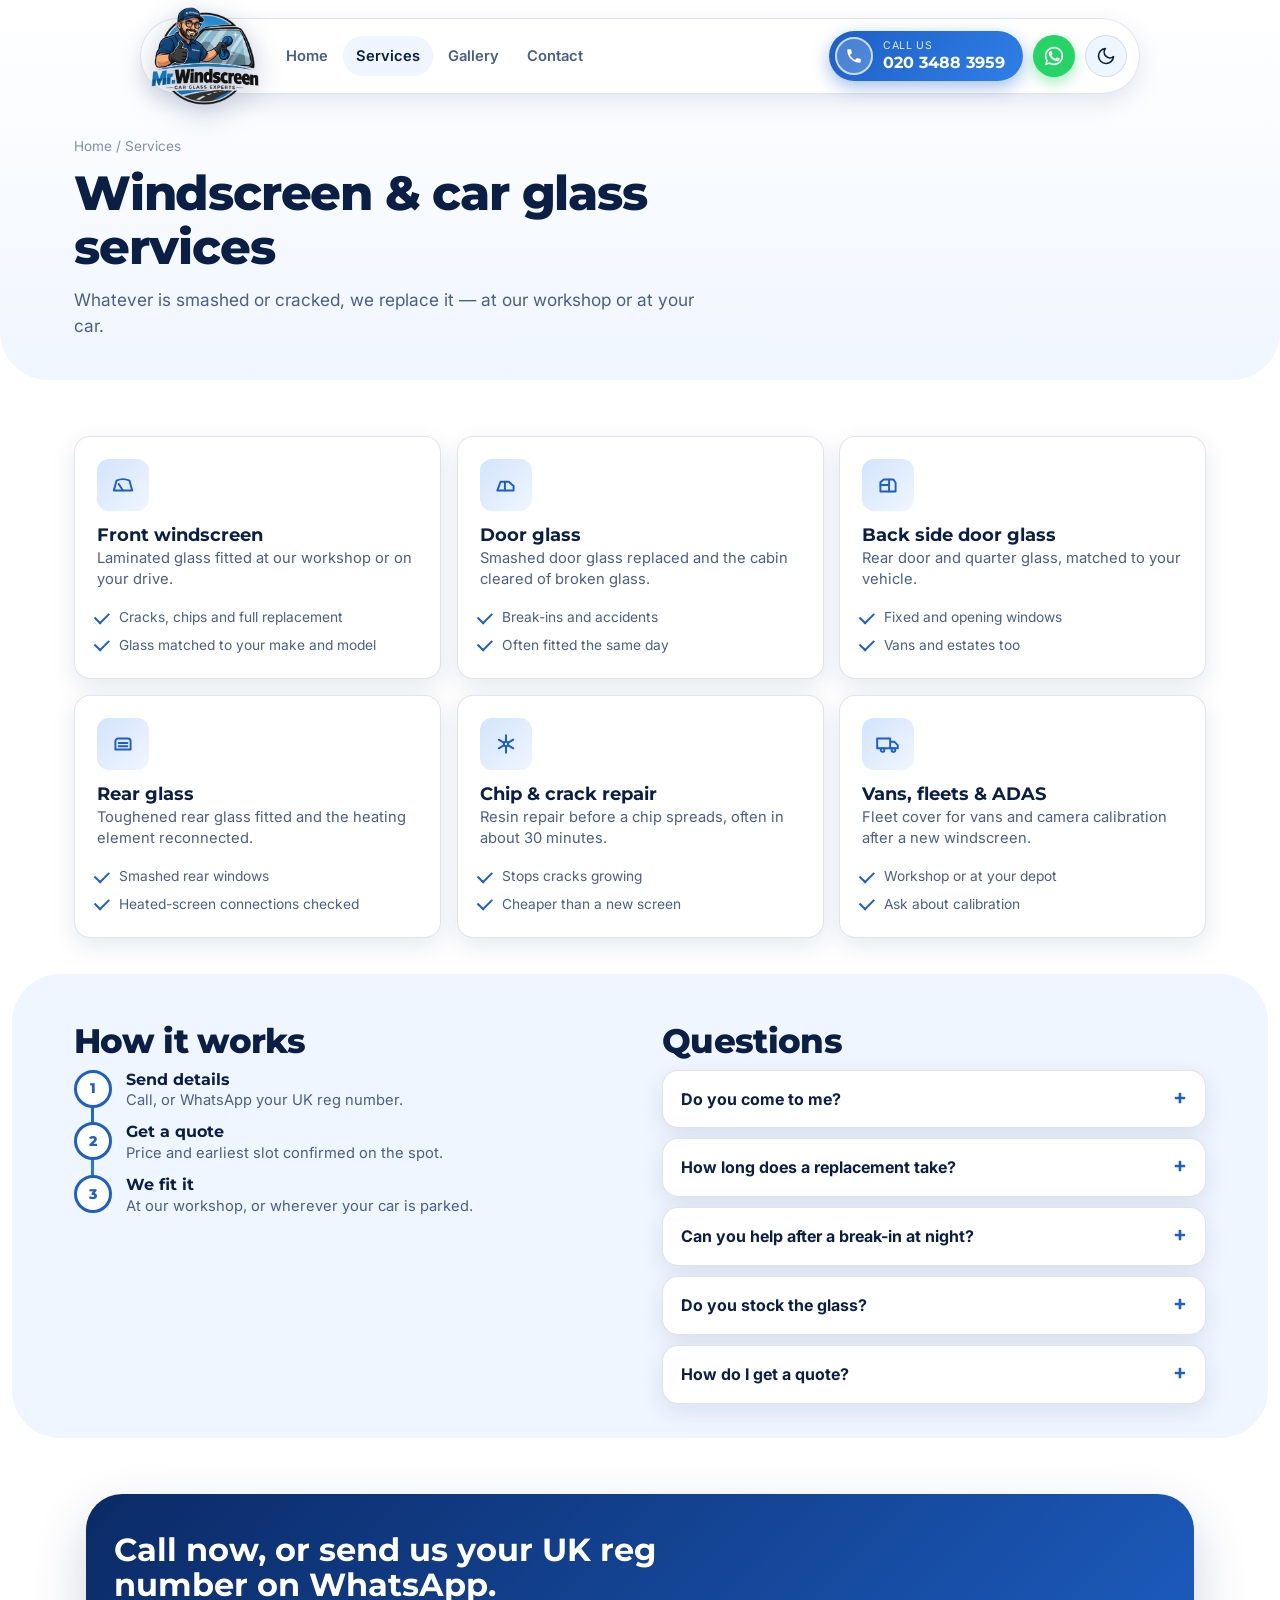
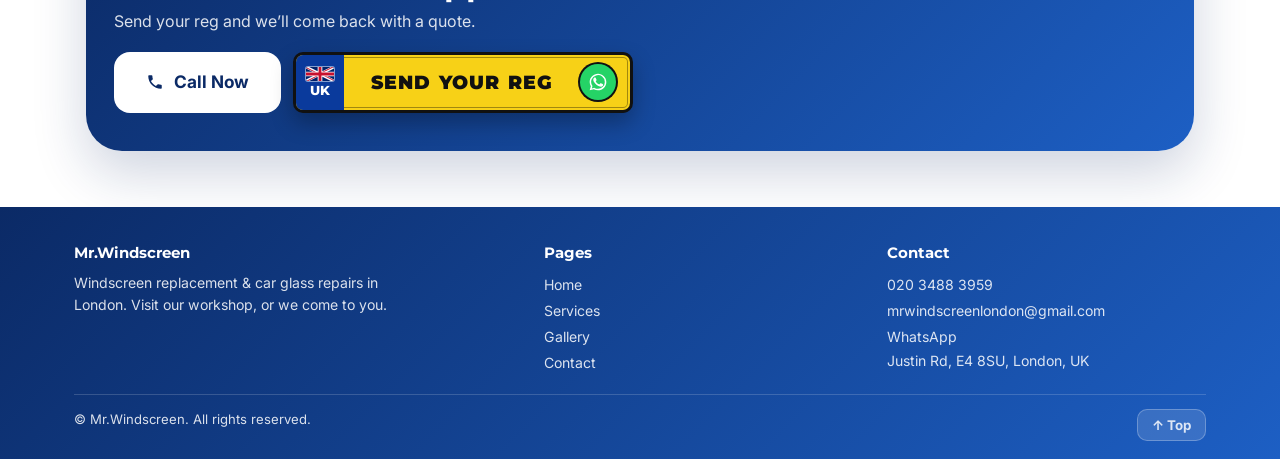
<file: services.html>
<!DOCTYPE html>
<html lang="en" data-theme="light">
<head>
<meta charset="UTF-8">
<meta name="viewport" content="width=device-width, initial-scale=1.0">
<title>Services | Mr.Windscreen London</title>
<meta name="description" content="Front windscreens, door glass, back side door glass, rear glass, chip repair and van glass in London. Call 020 3488 3959.">
<link rel="canonical" href="https://www.mrwindscreen.co.uk/services.html">
<meta property="og:type" content="website"><meta property="og:site_name" content="Mr.Windscreen"><meta property="og:title" content="Services | Mr.Windscreen London"><meta property="og:description" content="Front windscreens, door glass, back side door glass, rear glass, chip repair and van glass in London. Call 020 3488 3959."><meta property="og:url" content="https://www.mrwindscreen.co.uk/services.html"><meta property="og:image" content="https://www.mrwindscreen.co.uk/assets/img/og-image.jpg"><meta name="twitter:card" content="summary_large_image">
<meta name="theme-color" content="#1d5fc4">
<link rel="icon" type="image/png" href="assets/img/favicon.png">
<link rel="preconnect" href="https://fonts.googleapis.com">
<link rel="preconnect" href="https://fonts.gstatic.com" crossorigin>
<link href="https://fonts.googleapis.com/css2?family=Montserrat:wght@600;700;800;900&family=Inter:wght@400;500;600;700&display=swap" rel="stylesheet">
<script>
document.documentElement.classList.add('js');
try{ if(false && !sessionStorage.getItem('mrw-intro')) document.documentElement.classList.add('splash-on','hold'); }catch(e){}
try{document.documentElement.setAttribute('data-theme', localStorage.getItem('mrw-theme')==='dark' ? 'dark' : 'light');}catch(e){}
</script>
<link rel="stylesheet" href="assets/css/style.css">
</head>
<body>
<div id="progress"></div>
<header id="hdr">
  <nav class="nav" aria-label="Main">
    <a class="brand" href="index.html" aria-label="Mr.Windscreen - home"><img class="logo-light" src="assets/img/logo.webp" alt="Mr.Windscreen - Car Glass Experts" width="640" height="583"><img class="logo-dark" src="assets/img/logo-dark.webp" alt="" aria-hidden="true" width="640" height="583"></a>
    <div class="nav-links" id="links"><a href="index.html">Home</a><a href="services.html" class="active" aria-current="page">Services</a><a href="gallery.html">Gallery</a><a href="contact.html">Contact</a></div>
    <div class="nav-actions">
      <a class="call" href="tel:+442034883959" aria-label="Call 020 3488 3959"><span class="ring"><svg width="18" height="18" viewBox="0 0 24 24" fill="currentColor" aria-hidden="true"><path d="M6.6 10.8c1.4 2.8 3.8 5.1 6.6 6.6l2.2-2.2c.3-.3.7-.4 1-.2 1.1.4 2.3.6 3.6.6.6 0 1 .4 1 1V20c0 .6-.4 1-1 1C10.6 21 3 13.4 3 4c0-.6.4-1 1-1h3.5c.6 0 1 .4 1 1 0 1.3.2 2.5.6 3.6.1.3 0 .7-.2 1l-2.3 2.2z"/></svg></span><span class="call-text"><small>Call us</small><b>020 3488 3959</b></span></a>
      <a class="nav-wa" href="https://wa.me/442034883959?text=Hi%2C%20my%20UK%20reg%20number%20is%3A%20" target="_blank" rel="noopener" aria-label="WhatsApp us"><svg width="22" height="22" viewBox="0 0 24 24" fill="currentColor" aria-hidden="true"><path d="M17.47 14.38c-.29-.15-1.7-.84-1.97-.93-.26-.1-.46-.15-.65.15-.19.29-.75.93-.92 1.12-.17.19-.34.22-.63.07-.29-.15-1.22-.45-2.32-1.43-.86-.76-1.44-1.7-1.6-1.99-.17-.29-.02-.44.13-.59.13-.13.29-.34.44-.51.15-.17.19-.29.29-.48.1-.19.05-.36-.02-.51-.07-.15-.65-1.56-.89-2.14-.23-.56-.47-.48-.65-.49-.17-.01-.36-.01-.56-.01-.19 0-.51.07-.78.36-.26.29-1.02 1-1.02 2.43 0 1.43 1.05 2.82 1.19 3.01.15.19 2.06 3.15 5 4.42.7.3 1.25.48 1.67.61.7.22 1.34.19 1.84.12.56-.08 1.7-.7 1.94-1.37.24-.68.24-1.25.17-1.37-.07-.12-.26-.19-.55-.34z"/><path d="M12.02 2C6.5 2 2 6.48 2 12c0 1.87.51 3.63 1.4 5.15L2 22l4.98-1.31A9.96 9.96 0 0012.02 22C17.52 22 22 17.52 22 12S17.52 2 12.02 2zm0 18.2a8.18 8.18 0 01-4.18-1.15l-.3-.18-2.96.78.79-2.88-.19-.3A8.2 8.2 0 1120.2 12a8.2 8.2 0 01-8.18 8.2z"/></svg></a>
      <button class="theme-toggle" type="button" aria-pressed="false" aria-label="Switch to dark version" title="Light / dark version"><svg class="icon-moon" width="20" height="20" viewBox="0 0 24 24" fill="none" stroke="currentColor" stroke-width="2" stroke-linecap="round" stroke-linejoin="round" aria-hidden="true"><path d="M21 12.8A9 9 0 1 1 11.2 3a7 7 0 0 0 9.8 9.8z"/></svg><svg class="icon-sun" width="20" height="20" viewBox="0 0 24 24" fill="none" stroke="currentColor" stroke-width="2" stroke-linecap="round" stroke-linejoin="round" aria-hidden="true"><circle cx="12" cy="12" r="4.2"/><path d="M12 2.5v2.3M12 19.2v2.3M4.8 4.8l1.6 1.6M17.6 17.6l1.6 1.6M2.5 12h2.3M19.2 12h2.3M4.8 19.2l1.6-1.6M17.6 6.4l1.6-1.6"/></svg></button>
      <button class="nav-toggle" type="button" aria-label="Menu" aria-expanded="false">&#9776;</button>
    </div>
  </nav>
</header>

<main>
<section class="page-hero"><div class="container"><div class="crumbs"><a href="index.html">Home</a> / Services</div>
<h1>Windscreen &amp; car glass services</h1><p>Whatever is smashed or cracked, we replace it &mdash; at our workshop or at your car.</p></div></section>
<section class="section"><div class="container"><div class="svc-grid big"><div class="reveal"><article class="svc big"><div class="ico"><svg width="26" height="26" viewBox="0 0 24 24" fill="none" stroke="currentColor" stroke-width="1.8" stroke-linecap="round" stroke-linejoin="round"><path d="M3.5 17L6 8c3.8-1.8 8.2-1.8 12 0l2.5 9z"/><path d="M12 17L8 11"/></svg></div><div><h3>Front windscreen</h3><p>Laminated glass fitted at our workshop or on your drive.</p></div><ul><li>Cracks, chips and full replacement</li><li>Glass matched to your make and model</li></ul></article></div><div class="reveal"><article class="svc big"><div class="ico"><svg width="26" height="26" viewBox="0 0 24 24" fill="none" stroke="currentColor" stroke-width="1.8" stroke-linecap="round" stroke-linejoin="round"><path d="M4 17l3-8h7.5l4.5 4v4z"/><path d="M11 9v8"/></svg></div><div><h3>Door glass</h3><p>Smashed door glass replaced and the cabin cleared of broken glass.</p></div><ul><li>Break-ins and accidents</li><li>Often fitted the same day</li></ul></article></div><div class="reveal"><article class="svc big"><div class="ico"><svg width="26" height="26" viewBox="0 0 24 24" fill="none" stroke="currentColor" stroke-width="1.8" stroke-linecap="round" stroke-linejoin="round"><path d="M5 18V9.5L8 7h9l2 3v8z"/><path d="M13 7v11M5 12h8"/></svg></div><div><h3>Back side door glass</h3><p>Rear door and quarter glass, matched to your vehicle.</p></div><ul><li>Fixed and opening windows</li><li>Vans and estates too</li></ul></article></div><div class="reveal"><article class="svc big"><div class="ico"><svg width="26" height="26" viewBox="0 0 24 24" fill="none" stroke="currentColor" stroke-width="1.8" stroke-linecap="round" stroke-linejoin="round"><path d="M5 17V9.5A2.5 2.5 0 0 1 7.5 7h9A2.5 2.5 0 0 1 19 9.5V17z"/><path d="M8 11h8M8 14h8"/></svg></div><div><h3>Rear glass</h3><p>Toughened rear glass fitted and the heating element reconnected.</p></div><ul><li>Smashed rear windows</li><li>Heated-screen connections checked</li></ul></article></div><div class="reveal"><article class="svc big"><div class="ico"><svg width="26" height="26" viewBox="0 0 24 24" fill="none" stroke="currentColor" stroke-width="1.8" stroke-linecap="round" stroke-linejoin="round"><circle cx="12" cy="12" r="2"/><path d="M12 10V4M13.7 11l5-3M13.7 13l5 3M12 14v6M10.3 13l-5 3M10.3 11l-5-3"/></svg></div><div><h3>Chip &amp; crack repair</h3><p>Resin repair before a chip spreads, often in about 30 minutes.</p></div><ul><li>Stops cracks growing</li><li>Cheaper than a new screen</li></ul></article></div><div class="reveal"><article class="svc big"><div class="ico"><svg width="26" height="26" viewBox="0 0 24 24" fill="none" stroke="currentColor" stroke-width="1.8" stroke-linecap="round" stroke-linejoin="round"><path d="M2 7h12v9H2zM14 10h4l3 3v3h-7"/><circle cx="7" cy="17.5" r="1.7"/><circle cx="17" cy="17.5" r="1.7"/></svg></div><div><h3>Vans, fleets &amp; ADAS</h3><p>Fleet cover for vans and camera calibration after a new windscreen.</p></div><ul><li>Workshop or at your depot</li><li>Ask about calibration</li></ul></article></div></div></div></section>
<section class="section alt"><div class="container split">
  <div class="reveal"><div class="sec-head" style="margin-bottom:10px"><h2>How it works</h2></div><div class="steps">
  <div class="step" style="--i:0"><div class="dot">1</div><div><h3>Send details</h3><p>Call, or WhatsApp your UK reg number.</p></div></div>
  <div class="step" style="--i:1"><div class="dot">2</div><div><h3>Get a quote</h3><p>Price and earliest slot confirmed on the spot.</p></div></div>
  <div class="step" style="--i:2"><div class="dot">3</div><div><h3>We fit it</h3><p>At our workshop, or wherever your car is parked.</p></div></div>
</div></div>
  <div class="reveal"><div class="sec-head" style="margin-bottom:10px"><h2>Questions</h2></div><div class="faq"><details><summary>Do you come to me?</summary><p>Yes. Visit our workshop, or we&rsquo;ll bring the service to you &mdash; wherever your car is parked.</p></details><details><summary>How long does a replacement take?</summary><p>Customers have told us about side windows done in under 30 minutes and rear glass fitted within 2 hours. Call for today&rsquo;s earliest slot.</p></details><details><summary>Can you help after a break-in at night?</summary><p>Call or WhatsApp us any time and we&rsquo;ll book the first available slot. We clean up the broken glass too.</p></details><details><summary>Do you stock the glass?</summary><p>We keep common glass in stock, and a quote call tells you straight away if yours is ready to fit.</p></details><details><summary>How do I get a quote?</summary><p>Yes. WhatsApp your UK reg number and we&rsquo;ll quote from that.</p></details></div></div>
</div></section>
<div class="container"><div class="cta-band reveal">
  <div><h2>Call now, or send us your UK reg number on WhatsApp.</h2><p>Send your reg and we&rsquo;ll come back with a quote.</p></div>
  <div class="hero-ctas"><a class="btn btn-white btn-call" href="tel:+442034883959"><svg width="18" height="18" viewBox="0 0 24 24" fill="currentColor" aria-hidden="true"><path d="M6.6 10.8c1.4 2.8 3.8 5.1 6.6 6.6l2.2-2.2c.3-.3.7-.4 1-.2 1.1.4 2.3.6 3.6.6.6 0 1 .4 1 1V20c0 .6-.4 1-1 1C10.6 21 3 13.4 3 4c0-.6.4-1 1-1h3.5c.6 0 1 .4 1 1 0 1.3.2 2.5.6 3.6.1.3 0 .7-.2 1l-2.3 2.2z"/></svg>Call Now</a><a class="btn btn-plate" href="https://wa.me/442034883959?text=Hi%2C%20my%20UK%20reg%20number%20is%3A%20" target="_blank" rel="noopener" aria-label="Send your UK reg number on WhatsApp"><span class="plate-gb" aria-hidden="true"><svg class="uj" viewBox="0 0 60 30" width="26" height="13" aria-hidden="true"><clipPath id="ujc"><path d="M0 0v30h60V0z"/></clipPath><clipPath id="ujt"><path d="M30 15h30v15zv15H0zH0V0zV0h30z"/></clipPath><g clip-path="url(#ujc)"><path d="M0 0v30h60V0z" fill="#012169"/><path d="M0 0l60 30m0-30L0 30" stroke="#fff" stroke-width="6"/><path d="M0 0l60 30m0-30L0 30" clip-path="url(#ujt)" stroke="#C8102E" stroke-width="4"/><path d="M30 0v30M0 15h60" stroke="#fff" stroke-width="10"/><path d="M30 0v30M0 15h60" stroke="#C8102E" stroke-width="6"/></g></svg>UK</span><span class="plate-txt">SEND YOUR REG</span><span class="plate-wa"><svg width="20" height="20" viewBox="0 0 24 24" fill="currentColor" aria-hidden="true"><path d="M17.47 14.38c-.29-.15-1.7-.84-1.97-.93-.26-.1-.46-.15-.65.15-.19.29-.75.93-.92 1.12-.17.19-.34.22-.63.07-.29-.15-1.22-.45-2.32-1.43-.86-.76-1.44-1.7-1.6-1.99-.17-.29-.02-.44.13-.59.13-.13.29-.34.44-.51.15-.17.19-.29.29-.48.1-.19.05-.36-.02-.51-.07-.15-.65-1.56-.89-2.14-.23-.56-.47-.48-.65-.49-.17-.01-.36-.01-.56-.01-.19 0-.51.07-.78.36-.26.29-1.02 1-1.02 2.43 0 1.43 1.05 2.82 1.19 3.01.15.19 2.06 3.15 5 4.42.7.3 1.25.48 1.67.61.7.22 1.34.19 1.84.12.56-.08 1.7-.7 1.94-1.37.24-.68.24-1.25.17-1.37-.07-.12-.26-.19-.55-.34z"/><path d="M12.02 2C6.5 2 2 6.48 2 12c0 1.87.51 3.63 1.4 5.15L2 22l4.98-1.31A9.96 9.96 0 0012.02 22C17.52 22 22 17.52 22 12S17.52 2 12.02 2zm0 18.2a8.18 8.18 0 01-4.18-1.15l-.3-.18-2.96.78.79-2.88-.19-.3A8.2 8.2 0 1120.2 12a8.2 8.2 0 01-8.18 8.2z"/></svg></span></a></div>
</div></div>
</main>
<footer>
  <div class="container">
    <div class="f-grid">
      <div><h4>Mr.Windscreen</h4><p>Windscreen replacement &amp; car glass repairs in London. Visit our workshop, or we come to you.</p></div>
      <div><h4>Pages</h4><a href="index.html">Home</a><a href="services.html">Services</a><a href="gallery.html">Gallery</a><a href="contact.html">Contact</a></div>
      <div><h4>Contact</h4><a href="tel:+442034883959">020 3488 3959</a><a href="mailto:mrwindscreenlondon@gmail.com">mrwindscreenlondon@gmail.com</a><a href="https://wa.me/442034883959?text=Hi%2C%20my%20UK%20reg%20number%20is%3A%20" target="_blank" rel="noopener">WhatsApp</a><span style="opacity:.85">Justin Rd, E4 8SU, London, UK</span></div>
    </div>
    <div class="f-bottom"><span>&copy; Mr.Windscreen. All rights reserved.</span><button class="to-top" type="button" id="toTop">&uarr; Top</button></div>
  </div>
</footer>
<div class="call-bar"><a class="cb-call" href="tel:+442034883959">Call Now</a><a class="cb-wa" href="https://wa.me/442034883959?text=Hi%2C%20my%20UK%20reg%20number%20is%3A%20" target="_blank" rel="noopener" aria-label="Send your UK reg number on WhatsApp"><span class="plate-wa" aria-hidden="true"><svg width="18" height="18" viewBox="0 0 24 24" fill="currentColor"><path d="M17.47 14.38c-.29-.15-1.7-.84-1.97-.93-.26-.1-.46-.15-.65.15-.19.29-.75.93-.92 1.12-.17.19-.34.22-.63.07-.29-.15-1.22-.45-2.32-1.43-.86-.76-1.44-1.7-1.6-1.99-.17-.29-.02-.44.13-.59.13-.13.29-.34.44-.51.15-.17.19-.29.29-.48.1-.19.05-.36-.02-.51-.07-.15-.65-1.56-.89-2.14-.23-.56-.47-.48-.65-.49-.17-.01-.36-.01-.56-.01-.19 0-.51.07-.78.36-.26.29-1.02 1-1.02 2.43 0 1.43 1.05 2.82 1.19 3.01.15.19 2.06 3.15 5 4.42.7.3 1.25.48 1.67.61.7.22 1.34.19 1.84.12.56-.08 1.7-.7 1.94-1.37.24-.68.24-1.25.17-1.37-.07-.12-.26-.19-.55-.34z"/><path d="M12.02 2C6.5 2 2 6.48 2 12c0 1.87.51 3.63 1.4 5.15L2 22l4.98-1.31A9.96 9.96 0 0012.02 22C17.52 22 22 17.52 22 12S17.52 2 12.02 2zm0 18.2a8.18 8.18 0 01-4.18-1.15l-.3-.18-2.96.78.79-2.88-.19-.3A8.2 8.2 0 1120.2 12a8.2 8.2 0 01-8.18 8.2z"/></svg></span>WhatsApp</a></div>
<div class="lightbox" id="lightbox" role="dialog" aria-modal="true" aria-label="Photo viewer" hidden>
  <button class="lb-btn lb-close" type="button" aria-label="Close">&times;</button>
  <button class="lb-btn lb-prev" type="button" aria-label="Previous photo">&#8249;</button>
  <img class="lb-img" alt="">
  <button class="lb-btn lb-next" type="button" aria-label="Next photo">&#8250;</button>
  <div class="lb-count" aria-live="polite"></div>
</div>
<script src="assets/js/photos.js"></script>
<script src="assets/js/reviews.js"></script>
<script src="assets/js/main.js"></script>
</body>
</html>
</file>
<file: assets/css/style.css>
:root{
  --bg:#ffffff; --bg2:#f0f6ff; --bg3:#e1ecfd;
  --ink:#0b1f45; --muted:#4a5f86; --faint:#7d90b3;
  --blue:#1d5fc4; --blue2:#2f7fe8; --sky:#d3e4fc;
  --card:#ffffff; --line:rgba(13,33,71,.12);
  --glass:rgba(255,255,255,.82);
  --shadow:0 8px 24px rgba(13,40,100,.10);
  --shadow-lg:0 22px 54px rgba(13,40,100,.20);
  --grad:linear-gradient(135deg,#1d5fc4,#2f7fe8);
  --font-display:'Montserrat',sans-serif;
  --font-body:'Inter',sans-serif;
  --container:1180px;
}
[data-theme="dark"]{
  --bg:#071634; --bg2:#0a1f47; --bg3:#0e2a5e;
  --ink:#eaf1ff; --muted:#a3b6dc; --faint:#7b92c0;
  --blue:#4a97ff; --blue2:#6aaeff; --sky:#17356f;
  --card:#0f2a5c; --line:rgba(160,190,255,.18);
  --glass:rgba(8,24,58,.8);
  --shadow:0 8px 24px rgba(0,0,0,.35);
  --shadow-lg:0 22px 54px rgba(0,0,0,.5);
}
*{ box-sizing:border-box; margin:0; padding:0; }
html{ scroll-behavior:smooth; scroll-padding-top:104px; }
html.splash-on{ overflow:hidden; }
body{ font-family:var(--font-body); background:var(--bg); color:var(--ink); line-height:1.55; -webkit-font-smoothing:antialiased; overflow-x:hidden; transition:background-color .3s ease, color .3s ease; }
img{ max-width:100%; display:block; }
a{ color:inherit; text-decoration:none; }
button{ font-family:inherit; }
h1,h2,h3{ font-family:var(--font-display); line-height:1.12; color:var(--ink); }
.container{ max-width:var(--container); margin:0 auto; padding:0 24px; }
:focus-visible{ outline:3px solid var(--blue2); outline-offset:3px; border-radius:6px; }
#progress{ position:fixed; top:0; left:0; height:3px; width:0; z-index:300; background:linear-gradient(90deg,#1d5fc4,#6aaeff); }

.js .reveal{ opacity:0; transform:translateY(24px); }
.js .reveal.in{ opacity:1; transform:none; transition:opacity .7s ease, transform .7s cubic-bezier(.2,.7,.2,1); transition-delay:calc(var(--d,0) * 1ms); }

/* ---------- header ---------- */
header{ position:fixed; top:18px; left:0; right:0; z-index:200; padding:0 12px; pointer-events:none; }
.nav{
  pointer-events:auto; position:relative; max-width:1000px; margin:0 auto; height:76px;
  display:flex; align-items:center; justify-content:flex-start; gap:8px; padding:0 12px 0 128px;
  border-radius:999px; background:var(--glass);
  -webkit-backdrop-filter:blur(16px) saturate(1.5); backdrop-filter:blur(16px) saturate(1.5);
  border:1px solid var(--line); box-shadow:var(--shadow);
  transition:height .3s ease, box-shadow .3s ease;
}
header.scrolled .nav{ height:66px; box-shadow:var(--shadow-lg); }
.brand{
  position:absolute; left:10px; top:50%; width:108px; height:108px; margin-top:-54px; border-radius:30px;
  background:none; box-shadow:none; display:grid; place-items:center; overflow:visible; filter:drop-shadow(0 8px 14px rgba(13,40,100,.28));
  transition:transform .35s cubic-bezier(.3,1.5,.5,1), width .3s, height .3s, margin-top .3s;
}
.brand img{ width:100%; height:100%; object-fit:contain; }
.brand:hover{ transform:rotate(-5deg) scale(1.07); }
header.scrolled .brand{ width:92px; height:92px; margin-top:-46px; }
.nav-links{ display:flex; align-items:center; gap:2px; margin-left:4px; }
.nav-links a{ display:inline-flex; align-items:center; gap:7px; padding:9px 13px; border-radius:999px; font-size:.92rem; font-weight:600; color:var(--muted); transition:background .2s, color .2s; }
.nav-links a:hover, .nav-links a.active{ background:var(--bg2); color:var(--ink); }
.nav-links a svg{ color:var(--blue); }
.nav-actions{ display:flex; align-items:center; gap:10px; margin-left:auto; }
.call{ display:flex; align-items:center; gap:10px; padding:6px 18px 6px 6px; border-radius:999px; background:var(--grad); color:#fff; box-shadow:0 6px 18px rgba(29,95,196,.4); transition:transform .2s ease, box-shadow .2s ease; }
.call:hover{ transform:translateY(-2px); box-shadow:0 10px 24px rgba(29,95,196,.5); }
.call .ring{ position:relative; width:38px; height:38px; border-radius:50%; background:rgba(255,255,255,.2); display:grid; place-items:center; }
.call .ring::after{ content:""; position:absolute; inset:0; border-radius:50%; border:2px solid rgba(255,255,255,.7); animation:ping 2s ease-out infinite; }
.call .ring svg{ animation:ringshake 2.4s ease-in-out infinite; }
.call-text{ line-height:1.15; }
.call-text small{ display:block; font-size:.66rem; opacity:.85; letter-spacing:.06em; text-transform:uppercase; }
.call-text b{ font-family:var(--font-display); font-size:.98rem; }
@keyframes ping{ 0%{ transform:scale(1); opacity:.9; } 100%{ transform:scale(1.7); opacity:0; } }
@keyframes ringshake{ 0%,60%,100%{ transform:rotate(0); } 66%{ transform:rotate(-16deg); } 72%{ transform:rotate(14deg); } 78%{ transform:rotate(-10deg); } 84%{ transform:rotate(8deg); } }
.theme-toggle, .nav-toggle{ width:42px; height:42px; border-radius:50%; border:1px solid var(--line); background:var(--bg2); color:var(--ink); display:inline-flex; align-items:center; justify-content:center; cursor:pointer; flex-shrink:0; transition:background .2s, transform .2s; }
.theme-toggle:hover, .nav-toggle:hover{ background:var(--bg3); transform:rotate(12deg); }
.theme-toggle .icon-sun{ display:none; }
[data-theme="dark"] .theme-toggle .icon-moon{ display:none; }
[data-theme="dark"] .theme-toggle .icon-sun{ display:block; }
.nav-toggle{ display:none; font-size:1.3rem; }
@media (max-width:980px){
  .nav-toggle{ display:inline-flex; }
  .nav-links{ display:none; position:absolute; top:90px; left:0; right:0; flex-direction:column; align-items:stretch; gap:2px; padding:12px; border-radius:26px; background:var(--card); border:1px solid var(--line); box-shadow:var(--shadow-lg); margin-left:0; }
  header.menu-open .nav-links{ display:flex; animation:dropIn .3s ease; }
  .nav-links a{ padding:13px 16px; font-size:1rem; }
}
@keyframes dropIn{ from{ opacity:0; transform:translateY(-10px); } to{ opacity:1; transform:none; } }
@media (max-width:560px){
  .nav{ padding-left:108px; height:66px; }
  .brand{ width:94px; height:94px; margin-top:-47px; }
  .call-text{ display:none; }
  .call{ padding:6px; }
  .nav-actions{ gap:8px; }
}

/* ---------- hero ---------- */
.hero{ position:relative; padding:120px 0 56px; overflow:hidden; background:linear-gradient(180deg,var(--bg) 0%,var(--bg2) 100%); border-radius:0 0 56px 56px; }
.hero-grid{ display:grid; grid-template-columns:1.02fr 1fr; grid-template-areas:"head visual" "rest visual"; column-gap:52px; align-items:center; }
.hero-head{ grid-area:head; align-self:end; }
.hero-rest{ grid-area:rest; align-self:start; }
.hero-visual{ grid-area:visual; }
.badge{ display:inline-flex; align-items:center; gap:9px; padding:8px 16px; border-radius:999px; background:var(--card); border:1px solid var(--line); box-shadow:var(--shadow); font-size:.85rem; font-weight:700; color:var(--blue); margin-bottom:20px; animation:fadeUp .8s .1s both cubic-bezier(.2,.8,.2,1); }
.live{ width:10px; height:10px; border-radius:50%; background:var(--blue2); animation:livepulse 1.8s ease-out infinite; }
@keyframes livepulse{ 0%{ box-shadow:0 0 0 0 rgba(47,127,232,.65); } 100%{ box-shadow:0 0 0 12px rgba(47,127,232,0); } }
@keyframes fadeUp{ from{ opacity:0; transform:translateY(24px); } to{ opacity:1; transform:none; } }
h1.h1{ font-size:clamp(2.1rem,4.5vw,3.6rem); font-weight:800; letter-spacing:-.025em; line-height:1.04; }
.nw{ white-space:nowrap; }
.w{ display:inline-block; overflow:hidden; vertical-align:top; padding-bottom:.14em; margin-bottom:-.14em; margin-right:0; }
.w>span{ display:inline-block; transform:translateY(112%); animation:rise .9s cubic-bezier(.2,.85,.2,1) forwards; animation-delay:calc(var(--i) * 95ms + 220ms); }
@keyframes rise{ to{ transform:none; } }
.w.hl>span{ background:linear-gradient(100deg,#1d5fc4 15%,#5aa0ff 50%,#1d5fc4 85%); background-size:260% 100%; -webkit-background-clip:text; background-clip:text; -webkit-text-fill-color:transparent; color:transparent; animation:rise .9s cubic-bezier(.2,.85,.2,1) forwards, shimmer 5s linear 1.4s infinite; animation-delay:calc(var(--i) * 95ms + 220ms), 1.4s; }
[data-theme="dark"] .w.hl>span{ background-image:linear-gradient(100deg,#5aa0ff 15%,#a9ceff 50%,#5aa0ff 85%); }
@keyframes shimmer{ to{ background-position:-260% 0; } }
.rating{ display:flex; flex-wrap:wrap; align-items:center; gap:4px 10px; margin-top:18px; font-size:.95rem; color:var(--muted); animation:fadeUp .9s .8s both cubic-bezier(.2,.8,.2,1); }
.rating .r-stars{ color:var(--blue2); letter-spacing:2px; font-size:1.05rem; }
.rating b{ color:var(--ink); font-family:var(--font-display); }
.hero-sub{ font-size:1.1rem; color:var(--muted); max-width:520px; margin:18px 0 24px; animation:fadeUp .9s .95s both cubic-bezier(.2,.8,.2,1); }
.hero-ctas{ display:flex; flex-wrap:wrap; gap:12px; animation:fadeUp .9s 1.1s both cubic-bezier(.2,.8,.2,1); }
.btn{ position:relative; overflow:hidden; display:inline-flex; align-items:center; justify-content:center; gap:10px; padding:16px 26px; border-radius:16px; font-weight:700; font-size:1rem; border:0; cursor:pointer; transition:transform .2s ease, box-shadow .2s ease; }
.btn::after{ content:""; position:absolute; top:0; bottom:0; left:-80%; width:50%; background:linear-gradient(100deg,transparent,rgba(255,255,255,.55),transparent); transform:skewX(-20deg); }
.btn:hover::after{ left:130%; transition:left .7s ease; }
.btn:hover{ transform:translateY(-3px); }
.btn-primary{ background:var(--grad); color:#fff; box-shadow:0 10px 26px rgba(29,95,196,.42); }
.btn-primary:hover{ box-shadow:0 14px 32px rgba(29,95,196,.55); }
.btn-call{ padding:17px 32px; font-size:1.08rem; }
.btn-call svg{ animation:ringshake 2.6s ease-in-out infinite; }
.btn-ghost{ background:var(--card); color:var(--ink); border:1.5px solid var(--line); box-shadow:var(--shadow); }
.btn-ghost svg{ color:var(--blue); }
.trust{ display:flex; flex-wrap:wrap; gap:8px 22px; margin-top:22px; animation:fadeUp .9s 1.25s both cubic-bezier(.2,.8,.2,1); }
.trust span{ display:inline-flex; align-items:center; gap:7px; font-weight:700; font-size:.92rem; }
.trust svg{ color:var(--blue); }

/* ---------- windscreen frame with the sliding photos ---------- */
.hero-visual{ animation:visualIn 1.1s .35s both cubic-bezier(.2,.8,.2,1); }
@keyframes visualIn{ from{ opacity:0; transform:translateY(40px) scale(.94); } to{ opacity:1; transform:none; } }
.windscreen{ position:relative; isolation:isolate; width:100%; max-width:600px; margin-left:auto; perspective:1500px; }
.windscreen::before{ content:""; position:absolute; inset:-6% -4%; z-index:-1; background:radial-gradient(closest-side,rgba(47,127,232,.15),rgba(47,127,232,0)); }
[data-theme="dark"] .windscreen::before{ background:radial-gradient(closest-side,rgba(74,151,255,.22),rgba(74,151,255,0)); }
.ws-frame{ position:relative; padding:12px; border-radius:40px 40px 24px 24px; background:linear-gradient(145deg,#14367a,#0a1c40); box-shadow:0 36px 70px rgba(13,40,100,.36), inset 0 2px 0 rgba(255,255,255,.22); transform:rotateY(var(--ry,-7deg)) rotateX(var(--rx,3deg)); transition:transform .3s ease-out; }
.ws-glass{ position:relative; aspect-ratio:6/5; border-radius:28px 28px 14px 14px; overflow:hidden; background:#cfe1fb; isolation:isolate; }
.ws-track{ display:flex; gap:8px; height:100%; will-change:transform; }
.ws-slide{ position:relative; flex:0 0 auto; height:100%; aspect-ratio:9/16; margin:0; border-radius:12px; overflow:hidden; }
.ws-slide img{ width:100%; height:100%; object-fit:cover; display:block; }
.ws-glass::after{ content:""; position:absolute; inset:0; pointer-events:none; background:linear-gradient(115deg,rgba(255,255,255,.28) 0%,rgba(255,255,255,0) 40%); }
.ws-sheen{ position:absolute; top:-10%; bottom:-10%; left:0; width:34%; pointer-events:none; z-index:3; background:linear-gradient(100deg,transparent,rgba(255,255,255,.5),transparent); transform:translateX(-160%) skewX(-18deg); animation:sheen 7s ease-in-out 2s infinite; }
@keyframes sheen{ 0%{ transform:translateX(-160%) skewX(-18deg); } 22%,100%{ transform:translateX(420%) skewX(-18deg); } }

@media (max-width:980px){
  .hero{ padding:116px 0 44px; }
  .hero-grid{ grid-template-columns:minmax(0,1fr); grid-template-areas:"head" "visual" "rest"; row-gap:24px; }
  .hero-head, .hero-rest{ align-self:auto; }
  .hero-sub{ margin:0 0 22px; }
  .windscreen{ max-width:540px; margin:4px auto 0; }
  .ws-glass{ aspect-ratio:7/5; }
  .btn{ flex:1 1 auto; }
}

/* ---------- compact info page ---------- */
.page2{ padding:46px 0 10px; }
.block{ margin-bottom:34px; }
.h2{ display:flex; align-items:center; gap:10px; font-size:1.3rem; font-weight:800; letter-spacing:-.01em; margin-bottom:14px; }
.h2::before{ content:""; width:24px; height:4px; border-radius:2px; background:var(--grad); transform:scaleX(0); transform-origin:left; transition:transform .7s .2s cubic-bezier(.2,.8,.2,1); }
.in .h2::before, .h2.in::before{ transform:scaleX(1); }
.row-a{ display:grid; grid-template-columns:1.75fr 1fr; gap:30px; align-items:start; margin-bottom:34px; }
.row-a .block{ margin-bottom:0; }

.svc-grid{ display:grid; grid-template-columns:repeat(3,1fr); gap:12px; }
.svc{ position:relative; overflow:hidden; display:flex; gap:12px; align-items:flex-start; padding:14px; border-radius:16px; background:var(--card); border:1px solid var(--line); box-shadow:var(--shadow);
  transform:perspective(800px) rotateX(var(--rx,0deg)) rotateY(var(--ry,0deg)) translateY(var(--ty,0px)); transition:transform .22s ease-out, box-shadow .25s ease, border-color .25s; }
.svc:hover{ --ty:-5px; box-shadow:var(--shadow-lg); border-color:rgba(47,127,232,.5); }
.svc::after{ content:""; position:absolute; inset:0; pointer-events:none; opacity:0; transition:opacity .25s; background:radial-gradient(220px circle at var(--mx,50%) var(--my,0%),rgba(255,255,255,.7),transparent 62%); }
[data-theme="dark"] .svc::after{ background:radial-gradient(220px circle at var(--mx,50%) var(--my,0%),rgba(110,170,255,.2),transparent 62%); }
.svc:hover::after{ opacity:1; }
.svc .ico{ flex:0 0 42px; height:42px; border-radius:12px; display:grid; place-items:center; color:var(--blue); background:linear-gradient(135deg,var(--sky),var(--bg2)); transition:transform .35s cubic-bezier(.3,1.6,.5,1), background .25s, color .25s; }
.svc:hover .ico{ transform:rotate(-8deg) scale(1.1); background:var(--grad); color:#fff; }
.svc h3{ font-size:.95rem; margin-bottom:3px; }
.svc p{ color:var(--muted); font-size:.82rem; line-height:1.4; }

.steps{ position:relative; display:grid; gap:12px; }
.steps::before{ content:""; position:absolute; left:17px; top:18px; bottom:18px; width:3px; border-radius:2px; background:var(--line); }
.steps::after{ content:""; position:absolute; left:17px; top:18px; bottom:18px; width:3px; border-radius:2px; background:var(--grad); transform:scaleY(0); transform-origin:top; transition:transform 1.4s .3s cubic-bezier(.3,.7,.2,1); }
.steps.in::after{ transform:scaleY(1); }
.step{ position:relative; z-index:2; display:flex; gap:14px; align-items:flex-start; }
.dot{ flex:0 0 38px; height:38px; border-radius:50%; background:var(--card); border:3px solid var(--blue); color:var(--blue); display:grid; place-items:center; font-family:var(--font-display); font-weight:800; font-size:.85rem; transform:scale(.5); opacity:0; transition:transform .6s cubic-bezier(.3,1.7,.5,1), opacity .4s; transition-delay:calc(.3s + var(--i) * .45s); }
.steps.in .dot{ transform:none; opacity:1; }
.step h3{ font-size:.95rem; margin-bottom:2px; }
.step p{ color:var(--muted); font-size:.84rem; line-height:1.4; }
.safe{ margin-top:12px; padding:10px 14px; border-radius:12px; background:var(--sky); color:var(--ink); font-size:.84rem; font-weight:600; }

.rev-row{ display:grid; grid-template-columns:repeat(3,1fr); gap:12px; }
.rev{ position:relative; padding:14px 16px; border-radius:16px; background:var(--card); border:1px solid var(--line); box-shadow:var(--shadow); transition:transform .25s ease, box-shadow .25s ease; }
.rev:hover{ transform:translateY(-5px) rotate(-.5deg); box-shadow:var(--shadow-lg); }
.rev .st{ color:var(--blue2); letter-spacing:2px; font-size:.85rem; }
.rev p{ color:var(--muted); font-size:.9rem; margin:4px 0 8px; }
.rev .who{ font-size:.8rem; font-weight:700; }

.contact-grid{ display:grid; grid-template-columns:.8fr 1.2fr; gap:22px; align-items:start; }
.c-row{ display:flex; gap:12px; align-items:center; padding:10px 0; border-bottom:1px solid var(--line); }
.c-row:last-child{ border-bottom:0; }
.c-row .ico{ flex:0 0 38px; height:38px; border-radius:12px; display:grid; place-items:center; color:#fff; background:var(--grad); box-shadow:0 6px 14px rgba(29,95,196,.3); }
.c-row .val{ font-weight:700; font-size:.98rem; word-break:break-word; }
a.val:hover{ color:var(--blue); }
form{ padding:18px; border-radius:20px; background:var(--card); border:1px solid var(--line); box-shadow:var(--shadow-lg); }
.row{ display:grid; grid-template-columns:1fr 1fr; gap:10px; margin-bottom:10px; }
input, select{ width:100%; padding:11px 13px; border-radius:12px; border:1.5px solid var(--line); background:var(--bg); color:var(--ink); font:inherit; font-size:.92rem; transition:border-color .2s, box-shadow .2s, background-color .3s; }
input::placeholder{ color:var(--faint); }
input:focus, select:focus{ outline:none; border-color:var(--blue2); box-shadow:0 0 0 4px rgba(47,127,232,.2); }
.submit{ width:100%; padding:13px; }
.reply{ margin-top:8px; font-size:.8rem; color:var(--faint); text-align:center; }

.rails{ display:grid; gap:10px; }
.rail{ overflow-x:auto; scrollbar-width:none; -webkit-mask-image:linear-gradient(90deg,transparent,#000 5%,#000 95%,transparent); mask-image:linear-gradient(90deg,transparent,#000 5%,#000 95%,transparent); }
.rail::-webkit-scrollbar{ display:none; }
.rail-track{ display:flex; gap:10px; width:max-content; padding:8px 0; }
.rail .gal-item{ flex:0 0 112px; }
.rail.loop{ overflow:hidden; }
.rail.loop .rail-track{ animation:railL 90s linear infinite; }
.rail.loop.rev .rail-track{ animation-name:railR; }
.rail.loop:hover .rail-track, .rail.loop.hold .rail-track{ animation-play-state:paused; }
@keyframes railL{ to{ transform:translateX(-50%); } }
@keyframes railR{ from{ transform:translateX(-50%); } to{ transform:translateX(0); } }
.gal-item{ position:relative; display:block; padding:0; border:1px solid var(--line); border-radius:10px; overflow:hidden; aspect-ratio:3/4; background:var(--bg3); cursor:zoom-in; transition:transform .25s cubic-bezier(.2,.8,.2,1), box-shadow .25s; }
.gal-item img{ width:100%; height:100%; object-fit:cover; transition:transform .5s cubic-bezier(.2,.8,.2,1); }
.gal-item:hover{ transform:translateY(-5px) scale(1.06); box-shadow:var(--shadow-lg); z-index:2; }
.gal-item:hover img{ transform:scale(1.12); }

@media (max-width:980px){
  .row-a{ grid-template-columns:1fr; gap:26px; }
  .svc-grid{ grid-template-columns:1fr 1fr; }
  .contact-grid{ grid-template-columns:1fr; }
  .rail .gal-item{ flex-basis:92px; }
}
@media (max-width:700px){
  .rev-row{ grid-template-columns:1fr; }
  .svc-grid{ grid-template-columns:1fr; }
  .row{ grid-template-columns:1fr; }
}


/* ---------- Google reviews ---------- */
.rev-head{ display:flex; flex-wrap:wrap; align-items:center; justify-content:space-between; gap:8px 18px; margin-bottom:10px; }
.rev-head .h2{ margin-bottom:0; }
.g-sum{ display:inline-flex; align-items:center; gap:8px; padding:7px 14px; border-radius:999px; background:var(--card); border:1px solid var(--line); box-shadow:var(--shadow); font-size:.88rem; color:var(--muted); }
.g-sum .g-logo{ width:20px; height:20px; }
.g-sum b{ color:var(--ink); font-family:var(--font-display); }
.g-stars-y{ color:#fbbc04; letter-spacing:1.5px; }
.g-rail{ overflow-x:auto; scrollbar-width:none; -webkit-mask-image:linear-gradient(90deg,transparent,#000 4%,#000 96%,transparent); mask-image:linear-gradient(90deg,transparent,#000 4%,#000 96%,transparent); }
.g-rail::-webkit-scrollbar{ display:none; }
.g-track{ display:flex; gap:12px; width:max-content; padding:8px 0 14px; }
.g-rail.loop{ overflow:hidden; }
.g-rail.loop .g-track{ animation:gLoop 120s linear infinite; }
.g-rail.loop:hover .g-track, .g-rail.loop.hold .g-track{ animation-play-state:paused; }
@keyframes gLoop{ to{ transform:translateX(-50%); } }
.g-card{ flex:0 0 290px; padding:14px 16px; border-radius:16px; background:var(--card); border:1px solid var(--line); box-shadow:var(--shadow); transition:transform .25s ease, box-shadow .25s ease; }
.g-card:hover{ transform:translateY(-5px); box-shadow:var(--shadow-lg); }
.g-top{ display:flex; align-items:center; gap:10px; }
.g-avatar{ flex:0 0 38px; height:38px; border-radius:50%; display:grid; place-items:center; color:#fff; font-family:var(--font-display); font-weight:800; }
.g-who{ flex:1; min-width:0; line-height:1.25; }
.g-who b{ display:block; font-size:.92rem; white-space:nowrap; overflow:hidden; text-overflow:ellipsis; }
.g-who span{ font-size:.78rem; color:var(--faint); }
.g-card .g-logo{ flex:0 0 22px; width:22px; height:22px; }
.g-row{ display:flex; align-items:center; gap:8px; margin:9px 0 4px; }
.g-row .st{ color:#fbbc04; letter-spacing:1.5px; font-size:.92rem; }
.g-row .gl{ font-size:.74rem; color:var(--faint); font-weight:600; }
.g-card p{ font-size:.86rem; color:var(--muted); line-height:1.45; min-height:2.9em; }
.g-tag{ display:inline-block; margin-top:8px; padding:4px 10px; border-radius:999px; background:var(--sky); color:var(--ink); font-size:.74rem; font-weight:700; }
@media (max-width:700px){ .g-card{ flex-basis:250px; } }

/* ---------- viewer ---------- */
.lightbox{ position:fixed; inset:0; z-index:400; display:none; align-items:center; justify-content:center; background:rgba(4,12,32,.94); }
.lightbox.open{ display:flex; animation:fadeIn .25s ease; }
@keyframes fadeIn{ from{ opacity:0; } to{ opacity:1; } }
.lb-img{ max-width:min(94vw,900px); max-height:84vh; width:auto; height:auto; object-fit:contain; border-radius:14px; box-shadow:0 20px 60px rgba(0,0,0,.6); animation:zoomIn .3s cubic-bezier(.2,.8,.2,1); }
@keyframes zoomIn{ from{ transform:scale(.94); opacity:.4; } to{ transform:none; opacity:1; } }
.lb-btn{ position:absolute; width:50px; height:50px; border:0; border-radius:50%; background:rgba(255,255,255,.15); color:#fff; font-size:1.9rem; line-height:1; display:flex; align-items:center; justify-content:center; cursor:pointer; transition:background .15s; }
.lb-btn:hover{ background:rgba(255,255,255,.3); }
.lb-close{ top:16px; right:16px; }
.lb-prev{ left:14px; top:50%; transform:translateY(-50%); }
.lb-next{ right:14px; top:50%; transform:translateY(-50%); }
.lb-count{ position:absolute; bottom:18px; left:0; right:0; text-align:center; color:#b7c8ea; font-size:.9rem; }
@media (max-width:600px){ .lb-prev,.lb-next{ top:auto; bottom:14px; transform:none; } .lb-prev{ left:14px; } .lb-next{ right:14px; } .lb-img{ max-height:76vh; } }


/* ---------- logo intro ---------- */
.splash{ position:fixed; inset:0; z-index:1000; display:none; }
html.splash-on .splash{ display:block; }
html.splash-on{ overflow:hidden; }
html.hold header *, html.hold main *{ animation-play-state:paused !important; }
.sp-half{ position:absolute; top:0; bottom:0; width:50.3%; background:linear-gradient(135deg,#ffffff,#e4efff); background-size:100vw 100%; background-repeat:no-repeat; transition:transform .95s cubic-bezier(.7,0,.2,1); }
.sp-l{ left:0; background-position:0 0; } .sp-r{ right:0; background-position:100% 0; }
.splash.open .sp-l{ transform:translateX(-101%); }
.splash.open .sp-r{ transform:translateX(101%); }
.sp-center{ position:absolute; inset:0; display:grid; place-items:center; transition:opacity .55s ease, transform .95s cubic-bezier(.5,0,.3,1); }
.splash.open .sp-center{ opacity:0; transform:scale(1.3); }
.sp-stage{ position:relative; width:min(66vw,380px); }
.sp-ring{ position:absolute; left:50%; top:50%; width:104%; aspect-ratio:1/1; border-radius:50%; border:2px solid rgba(47,127,232,.35); transform:translate(-50%,-50%) scale(.7); opacity:0; animation:spRing 2.2s .5s ease-out infinite; }
.sp-ring.r2{ animation-delay:1.3s; }
@keyframes spRing{ 0%{ transform:translate(-50%,-50%) scale(.7); opacity:.9; } 100%{ transform:translate(-50%,-50%) scale(1.6); opacity:0; } }
.sp-grow{ position:relative; animation:spGrow 1s .9s cubic-bezier(.6,0,.3,1) forwards; }
@keyframes spGrow{ to{ transform:scale(1.5); } }
.sp-tilt{ transform-origin:50% 60%; animation:spTilt .6s 2s ease-in-out; }
@keyframes spTilt{ 0%,100%{ transform:rotate(0); } 40%{ transform:rotate(-3.5deg); } }
.sp-logo{ position:relative; display:block; line-height:0; filter:drop-shadow(0 18px 28px rgba(13,40,100,.22)); animation:spPop .9s cubic-bezier(.2,1.5,.4,1) both; }
.sp-logo img{ display:block; width:100%; height:auto; }
@keyframes spPop{ from{ opacity:0; transform:scale(.55) rotate(-8deg); } to{ opacity:1; transform:none; } }
.sp-wink{ position:absolute; left:32.71%; top:15.28%; width:4.15%; height:2.74%; opacity:0; animation:spWink .5s 2s ease-in-out both; }
@keyframes spWink{ 0%{ opacity:0; } 22%,72%{ opacity:1; } 100%{ opacity:0; } }
.sp-spark{ position:absolute; left:73.73%; top:22.92%; width:7.48%; height:8.21%; opacity:0; filter:drop-shadow(0 0 5px #7db8ff); animation:spSpark .8s 2.2s ease-out both; }
@keyframes spSpark{ 0%{ opacity:0; transform:scale(0) rotate(-40deg); } 45%{ opacity:1; transform:scale(1.7) rotate(0); } 100%{ opacity:0; transform:scale(1) rotate(30deg); } }

/* ---------- footer ---------- */
footer{ margin-top:18px; padding:18px 0; background:linear-gradient(135deg,#0b2a66,#1d5fc4); color:#fff; font-size:.88rem; }
.f-row{ display:flex; flex-wrap:wrap; gap:10px 24px; align-items:center; justify-content:space-between; }
.f-links{ display:flex; gap:18px; align-items:center; }
.f-links a{ opacity:.85; } .f-links a:hover{ opacity:1; text-decoration:underline; }
.to-top{ padding:7px 14px; border-radius:10px; background:rgba(255,255,255,.16); border:1px solid rgba(255,255,255,.3); color:#fff; font-weight:700; cursor:pointer; transition:background .2s, transform .2s; }
.to-top:hover{ background:rgba(255,255,255,.28); transform:translateY(-2px); }
.call-bar{ display:none; position:fixed; left:0; right:0; bottom:0; z-index:150; background:var(--grad); color:#fff; text-align:center; font-weight:800; padding:15px; box-shadow:0 -6px 20px rgba(13,40,100,.3); }
@media (max-width:640px){ .call-bar{ display:block; } body{ padding-bottom:54px; } }

/* ---------- multi-page additions ---------- */
:root{ --wa:#25D366; --wa2:#1ebe5a; }
.btn-wa{ background:var(--wa); color:#fff; box-shadow:0 10px 24px rgba(37,211,102,.38); }
.btn-wa:hover{ background:var(--wa2); box-shadow:0 14px 30px rgba(37,211,102,.5); }
.btn-wa svg{ color:#fff; }
.wa-ico{ color:var(--wa); }
.nav-links a svg{ color:var(--blue); }
.nav-wa{ display:inline-flex; width:42px; height:42px; border-radius:50%; align-items:center; justify-content:center; background:var(--wa); color:#fff; box-shadow:0 6px 14px rgba(37,211,102,.4); flex-shrink:0; transition:transform .2s; }
.nav-wa:hover{ transform:translateY(-2px) scale(1.06); }
.hero{ padding-top:128px; }
.section{ padding:56px 0 8px; }
.section.alt{ background:var(--bg2); border-radius:48px; margin:28px 12px 0; padding:48px 0 34px; }
.sec-head{ display:flex; flex-wrap:wrap; align-items:end; justify-content:space-between; gap:8px 20px; margin-bottom:20px; }
.sec-head h2{ font-size:clamp(1.5rem,3vw,2.1rem); font-weight:800; letter-spacing:-.02em; }
.sec-head p{ color:var(--muted); max-width:520px; font-size:.98rem; }
.more{ font-weight:700; color:var(--blue); display:inline-flex; align-items:center; gap:6px; }
.more:hover{ text-decoration:underline; }
.page-hero{ position:relative; padding:136px 0 40px; background:linear-gradient(180deg,var(--bg) 0%,var(--bg2) 100%); border-radius:0 0 48px 48px; }
.page-hero h1{ font-size:clamp(1.9rem,4.2vw,3rem); font-weight:800; letter-spacing:-.025em; max-width:760px; animation:fadeUp .8s .05s both cubic-bezier(.2,.8,.2,1); }
.page-hero p{ margin-top:12px; max-width:620px; color:var(--muted); font-size:1.08rem; animation:fadeUp .8s .2s both cubic-bezier(.2,.8,.2,1); }
.crumbs{ font-size:.85rem; color:var(--faint); margin-bottom:10px; }
.crumbs a:hover{ color:var(--blue); }
.hero-visual{ position:relative; }
.svc-grid.big{ grid-template-columns:repeat(3,1fr); gap:16px; }
.svc.big{ flex-direction:column; padding:22px; gap:14px; }
.svc.big h3{ font-size:1.12rem; }
.svc.big p{ font-size:.92rem; }
.svc.big ul{ list-style:none; display:grid; gap:6px; margin-top:4px; }
.svc.big li{ font-size:.86rem; color:var(--muted); padding-left:22px; position:relative; }
.svc.big li::before{ content:""; position:absolute; left:0; top:.5em; width:12px; height:7px; border-left:2.5px solid var(--blue); border-bottom:2.5px solid var(--blue); transform:rotate(-45deg) translateY(-3px); }
.svc.big .ico{ flex:0 0 52px; width:52px; height:52px; }
.svc a.card-link{ position:absolute; inset:0; z-index:3; }
.cta-band{ margin:56px 12px 0; padding:38px 28px; border-radius:36px; background:linear-gradient(135deg,#0b2a66,#1d5fc4); color:#fff; display:flex; flex-wrap:wrap; align-items:center; justify-content:space-between; gap:18px 28px; box-shadow:var(--shadow-lg); }
.cta-band h2{ color:#fff; font-size:clamp(1.4rem,3vw,2rem); max-width:560px; }
.cta-band p{ opacity:.85; margin-top:6px; }
.cta-band .hero-ctas{ animation:none; }
.btn-white{ background:#fff; color:#0b2a66; }
.faq{ display:grid; gap:10px; max-width:860px; }
.faq details{ background:var(--card); border:1px solid var(--line); border-radius:16px; padding:0 18px; box-shadow:var(--shadow); }
.faq summary{ cursor:pointer; padding:16px 0; font-weight:700; list-style:none; display:flex; justify-content:space-between; gap:12px; }
.faq summary::after{ content:"+"; color:var(--blue); font-size:1.3rem; line-height:1; }
.faq details[open] summary::after{ content:"–"; }
.faq summary::-webkit-details-marker{ display:none; }
.faq p{ padding:0 0 16px; color:var(--muted); font-size:.95rem; }
.steps.wide{ max-width:640px; }
.step h3{ font-size:1.02rem; } .step p{ font-size:.92rem; }
.split{ display:grid; grid-template-columns:1fr 1fr; gap:44px; align-items:start; }
.chips{ display:flex; flex-wrap:wrap; gap:8px; margin-bottom:20px; }
.chip{ padding:9px 18px; border-radius:999px; border:1.5px solid var(--line); background:var(--card); color:var(--muted); font-weight:700; font-size:.9rem; cursor:pointer; transition:background .2s,color .2s,border-color .2s,transform .2s; }
.chip:hover{ transform:translateY(-2px); }
.chip.on{ background:var(--grad); color:#fff; border-color:transparent; box-shadow:0 8px 18px rgba(29,95,196,.32); }
.gal-grid{ display:grid; grid-template-columns:repeat(auto-fill,minmax(190px,1fr)); gap:14px; }
.gal-grid .gal-item{ width:100%; }
.gal-grid .gal-item[hidden]{ display:none; }
.rail.big .gal-item{ flex-basis:150px; }
.rev-wall{ display:grid; grid-template-columns:repeat(auto-fill,minmax(290px,1fr)); gap:14px; }
.rev-wall .g-card{ flex:none; }
.g-card .g-photo{ display:none; }
.c-grid{ display:grid; grid-template-columns:.85fr 1.15fr; gap:26px; align-items:start; }
.c-card{ padding:22px; border-radius:22px; background:var(--card); border:1px solid var(--line); box-shadow:var(--shadow); }
.c-row .val{ font-size:1.02rem; }
.c-note{ margin-top:12px; font-size:.88rem; color:var(--muted); }
textarea{ width:100%; padding:11px 13px; border-radius:12px; border:1.5px solid var(--line); background:var(--bg); color:var(--ink); font:inherit; font-size:.92rem; min-height:96px; resize:vertical; }
textarea:focus{ outline:none; border-color:var(--blue2); box-shadow:0 0 0 4px rgba(47,127,232,.2); }
.f-grid{ display:grid; grid-template-columns:1.4fr 1fr 1fr; gap:24px; align-items:start; }
.f-grid h4{ font-family:var(--font-display); margin-bottom:8px; font-size:.95rem; }
.f-grid a{ display:block; opacity:.85; padding:2px 0; } .f-grid a:hover{ opacity:1; text-decoration:underline; }
.f-grid p{ opacity:.85; max-width:320px; }
.f-bottom{ margin-top:18px; padding-top:14px; border-top:1px solid rgba(255,255,255,.2); display:flex; flex-wrap:wrap; justify-content:space-between; gap:8px; opacity:.85; font-size:.82rem; }
footer{ margin-top:56px; padding:34px 0 18px; }
.call-bar{ display:none; }
@media (max-width:640px){
  .call-bar{ display:grid; grid-template-columns:1fr 1fr; padding:0; text-align:center; background:none; box-shadow:0 -6px 20px rgba(13,40,100,.3); }
  .call-bar a{ padding:15px 8px; color:#fff; font-weight:800; }
  .call-bar .cb-call{ background:var(--grad); } .call-bar .cb-wa{ background:var(--wa); }
}
@media (max-width:980px){
  .svc-grid.big{ grid-template-columns:1fr 1fr; }
  .split,.c-grid{ grid-template-columns:1fr; }
  .f-grid{ grid-template-columns:1fr 1fr; }
}
@media (max-width:700px){
  .svc-grid.big{ grid-template-columns:1fr; }
  .f-grid{ grid-template-columns:1fr; }
  .gal-grid{ grid-template-columns:repeat(2,1fr); gap:10px; }
  .section.alt{ margin:24px 0 0; border-radius:32px; }
  .cta-band{ margin:44px 0 0; border-radius:28px; }
  .page-hero{ padding-top:122px; }
}
@media (max-width:560px){ .nav-actions{ gap:6px; } .theme-toggle,.nav-toggle{ width:38px; height:38px; } }

.hero-grid>*{ min-width:0; }
h1.h1{ overflow-wrap:break-word; }
@media (max-width:420px){ h1.h1{ font-size:2rem; } }

/* bigger slider + photos */
.windscreen{ max-width:660px; }
.ws-glass{ aspect-ratio:1/1; }
.rail .gal-item{ flex-basis:190px; }
@media (max-width:980px){ .windscreen{ max-width:100%; } .ws-glass{ aspect-ratio:4/5; } .rail .gal-item{ flex-basis:150px; } }
@media (max-width:560px){ .ws-frame{ padding:9px; border-radius:30px 30px 20px 20px; } .ws-glass{ aspect-ratio:5/6; border-radius:22px 22px 12px 12px; } .rail .gal-item{ flex-basis:138px; } }

/* swipeable rows */
.rail.swipe, .g-rail.swipe{ overflow-x:auto !important; overflow-y:hidden; -webkit-overflow-scrolling:touch; touch-action:pan-x pan-y; cursor:grab; scrollbar-width:none; }
.rail.swipe::-webkit-scrollbar, .g-rail.swipe::-webkit-scrollbar{ display:none; }
.rail.swipe .rail-track, .g-rail.swipe .g-track{ animation:none !important; }
.rail.dragging, .g-rail.dragging{ cursor:grabbing; user-select:none; }
.rail.swipe .gal-item{ cursor:pointer; }

/* logo: white wordmark in dark version */
.brand .logo-dark{ display:none; }
[data-theme="dark"] .brand .logo-light{ display:none; }
[data-theme="dark"] .brand .logo-dark{ display:block; }

.reg-note{ margin-top:14px; font-weight:700; color:var(--blue); font-size:.98rem; }
.nav-wa{ display:inline-flex !important; }
@media (max-width:560px){ .nav-wa{ width:38px; height:38px; } .nav-wa svg{ width:20px; height:20px; } }
.call-bar .cb-wa{ display:flex; align-items:center; justify-content:center; gap:8px; }

/* UK number-plate WhatsApp button */
.btn-plate{ background:#f7d117; color:#111; border:3px solid #111; border-radius:10px; padding:0 14px 0 0; gap:12px; min-height:60px; box-shadow:0 10px 22px rgba(0,0,0,.28), inset 0 0 0 2px #f7d117, inset 0 0 0 3px rgba(0,0,0,.35); overflow:hidden; }
.btn-plate::after{ display:none; }
.btn-plate:hover{ box-shadow:0 14px 28px rgba(0,0,0,.34), inset 0 0 0 2px #f7d117, inset 0 0 0 3px rgba(0,0,0,.35); }
.plate-gb{ align-self:stretch; display:flex; flex-direction:column; align-items:center; justify-content:center; gap:1px; padding:0 10px; background:#0a3a9c; color:#fff; font-family:var(--font-display); font-weight:800; font-size:.8rem; line-height:1; }
.plate-gb i{ font-style:normal; color:#f7d117; font-size:.7rem; letter-spacing:2px; }
.plate-txt{ font-family:'Montserrat','Arial Black',sans-serif; font-weight:900; font-size:1.2rem; letter-spacing:.06em; color:#111; padding:0 2px; white-space:nowrap; }
.plate-wa{ flex:0 0 36px; height:36px; border-radius:50%; background:#25D366; color:#fff; display:grid; place-items:center; box-shadow:0 0 0 2px #111; }
.call-bar .cb-wa{ background:#f7d117; color:#111; gap:8px; font-weight:900; letter-spacing:.04em; border-left:3px solid #111; }
.call-bar .cb-wa .plate-wa{ flex:0 0 28px; height:28px; box-shadow:0 0 0 2px #111; }
@media (max-width:400px){ .plate-txt{ font-size:1.05rem; } }
.btn-plate{ justify-content:flex-start; width:100%; max-width:420px; }
.btn-plate .plate-txt{ flex:1; text-align:center; }
@media (min-width:981px){ .hero-ctas .btn-plate{ width:auto; min-width:340px; } }

/* bottom bar on phones: both buttons green */
.call-bar .cb-call, .call-bar .cb-wa{ background:#25D366 !important; color:#fff !important; border-left:0 !important; font-weight:800; letter-spacing:0; display:flex; align-items:center; justify-content:center; gap:8px; }
.call-bar .cb-wa{ border-left:1px solid rgba(255,255,255,.55) !important; }
.call-bar .cb-wa .plate-wa{ background:transparent; box-shadow:none; flex:0 0 24px; height:24px; }
.call-bar .cb-call::before{ content:""; width:20px; height:20px; background:currentColor; -webkit-mask:url("data:image/svg+xml,%3Csvg xmlns='http://www.w3.org/2000/svg' viewBox='0 0 24 24'%3E%3Cpath d='M6.6 10.8c1.4 2.8 3.8 5.1 6.6 6.6l2.2-2.2c.3-.3.7-.4 1-.2 1.1.4 2.3.6 3.6.6.6 0 1 .4 1 1V20c0 .6-.4 1-1 1C10.6 21 3 13.4 3 4c0-.6.4-1 1-1h3.5c.6 0 1 .4 1 1 0 1.3.2 2.5.6 3.6.1.3 0 .7-.2 1l-2.3 2.2z'/%3E%3C/svg%3E") center/contain no-repeat; mask:url("data:image/svg+xml,%3Csvg xmlns='http://www.w3.org/2000/svg' viewBox='0 0 24 24'%3E%3Cpath d='M6.6 10.8c1.4 2.8 3.8 5.1 6.6 6.6l2.2-2.2c.3-.3.7-.4 1-.2 1.1.4 2.3.6 3.6.6.6 0 1 .4 1 1V20c0 .6-.4 1-1 1C10.6 21 3 13.4 3 4c0-.6.4-1 1-1h3.5c.6 0 1 .4 1 1 0 1.3.2 2.5.6 3.6.1.3 0 .7-.2 1l-2.3 2.2z'/%3E%3C/svg%3E") center/contain no-repeat; }

.plate-gb .uj{ display:block; width:28px; height:auto; border-radius:2px; box-shadow:0 0 0 1px rgba(255,255,255,.5); margin-bottom:3px; }
.plate-gb{ background:#0a3a9c; }

/* bottom bar on phones: white */
.call-bar{ background:var(--card) !important; border-top:1px solid var(--line); box-shadow:0 -6px 20px rgba(13,40,100,.14) !important; }
.call-bar .cb-call, .call-bar .cb-wa{ background:var(--card) !important; color:var(--ink) !important; }
.call-bar .cb-call{ color:var(--blue) !important; }
.call-bar .cb-wa{ border-left:1px solid var(--line) !important; }
.call-bar .cb-wa .plate-wa{ background:#25D366; color:#fff; flex:0 0 26px; height:26px; box-shadow:none; }
.call-bar .cb-wa .plate-wa svg{ width:16px; height:16px; }

/* map */
.map-card{ position:relative; margin-top:14px; border-radius:22px; overflow:hidden; border:1px solid var(--line); box-shadow:var(--shadow); height:320px; background:var(--bg2); }
.map-card iframe{ position:absolute; inset:0; width:100%; height:100%; border:0; }
.map-fallback{ position:absolute; inset:0; display:grid; place-content:center; gap:4px; text-align:center; color:var(--muted); padding:16px; }
.map-fallback b{ color:var(--ink); }
.map-actions{ margin-top:12px; }
#find .map-card{ height:380px; margin-top:0; }
@media (max-width:700px){ .map-card,#find .map-card{ height:280px; } .map-actions .btn{ width:100%; } }

a.map-card{ display:block; }
a.map-card img{ position:absolute; inset:0; width:100%; height:100%; object-fit:cover; object-position:50% 38%; max-width:none; transition:transform .5s; }
a.map-card:hover img{ transform:scale(1.03); }

/* car makes line */
.brand-line{ position:relative; overflow:hidden; border-radius:999px; border:1px solid var(--line); background:var(--card); box-shadow:var(--shadow); padding:10px 0; margin-bottom:18px; max-width:100%; -webkit-mask-image:linear-gradient(90deg,transparent,#000 8%,#000 92%,transparent); mask-image:linear-gradient(90deg,transparent,#000 8%,#000 92%,transparent); }
.bl-track{ display:flex; width:max-content; animation:blScroll 38s linear infinite; }
.bl-set{ display:flex; align-items:center; flex-shrink:0; }
.bl-set span{ padding:0 22px; font-family:var(--font-display); font-weight:800; font-size:.92rem; letter-spacing:.06em; text-transform:uppercase; color:var(--blue); white-space:nowrap; position:relative; }
.bl-set span::after{ content:""; position:absolute; right:-3px; top:50%; width:6px; height:6px; margin-top:-3px; border-radius:50%; background:var(--line); }
.brand-line:hover .bl-track{ animation-play-state:paused; }
@keyframes blScroll{ to{ transform:translateX(-50%); } }
</file>
